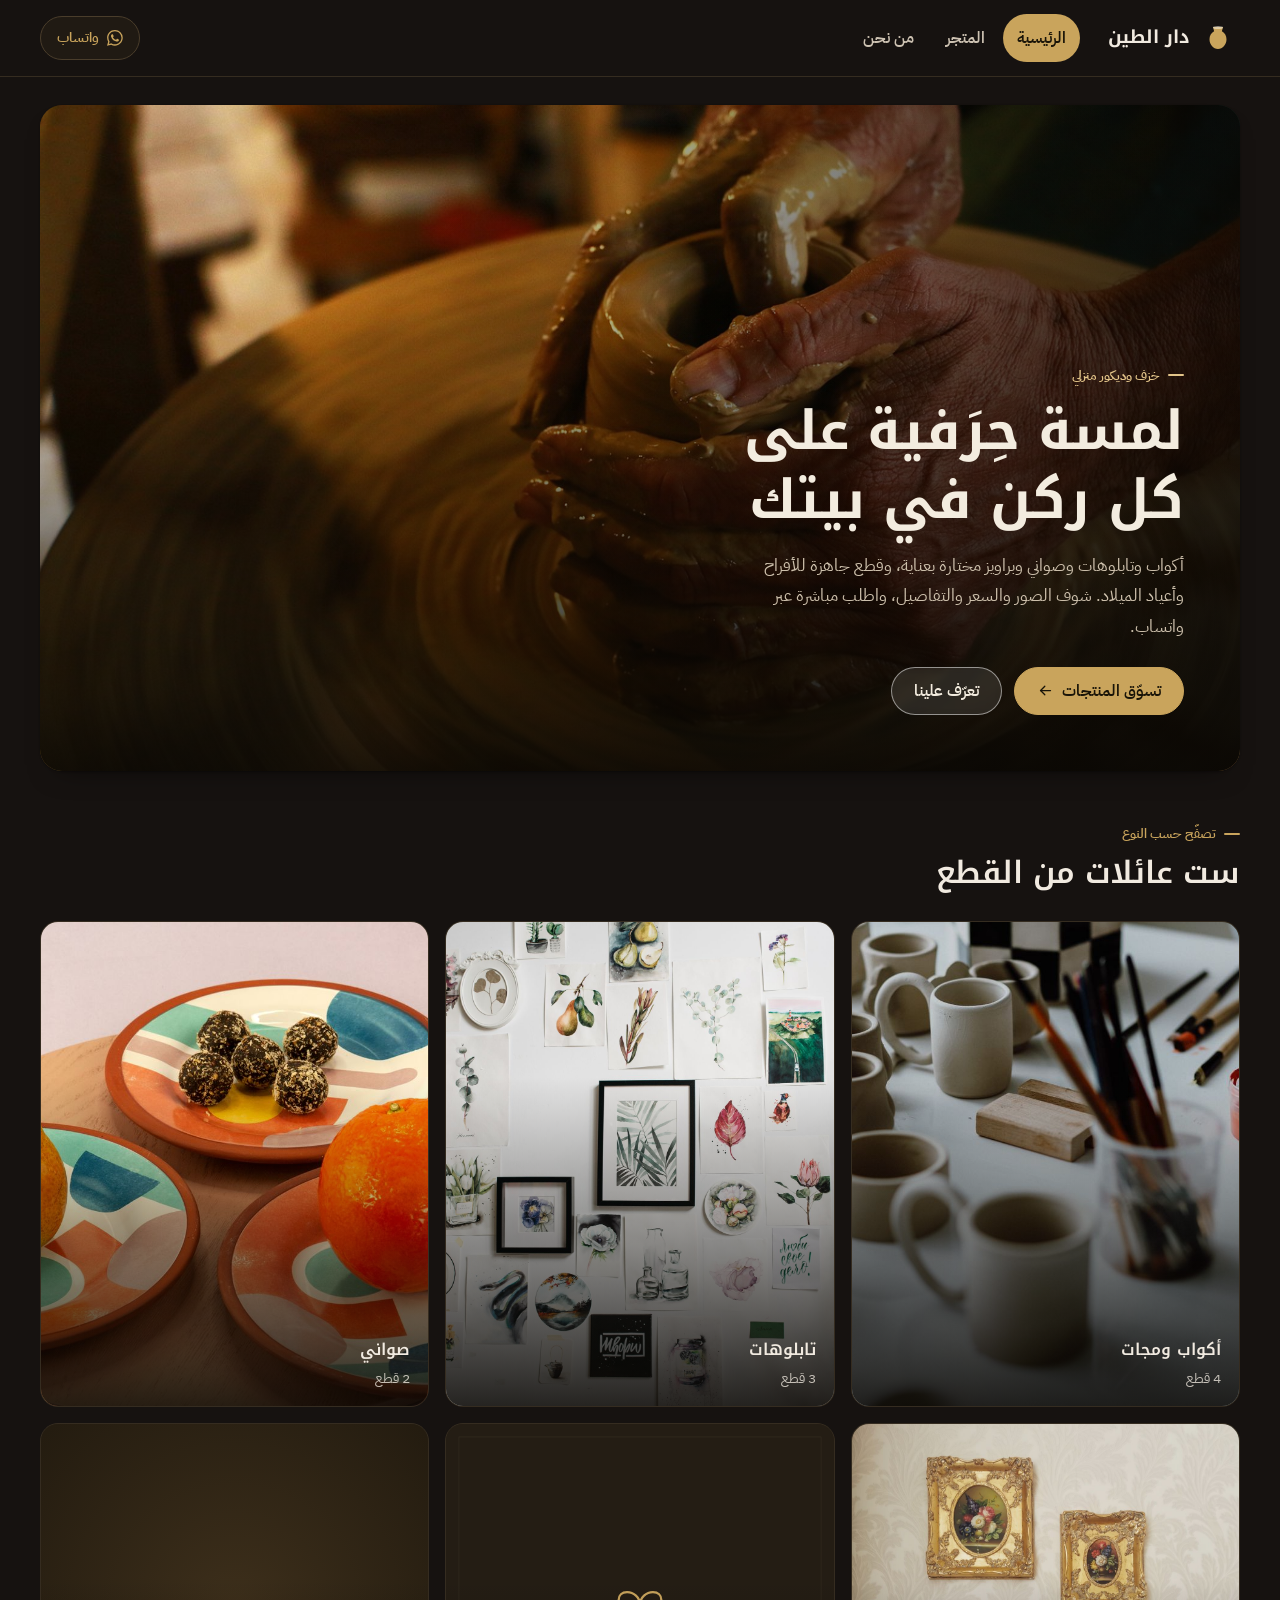
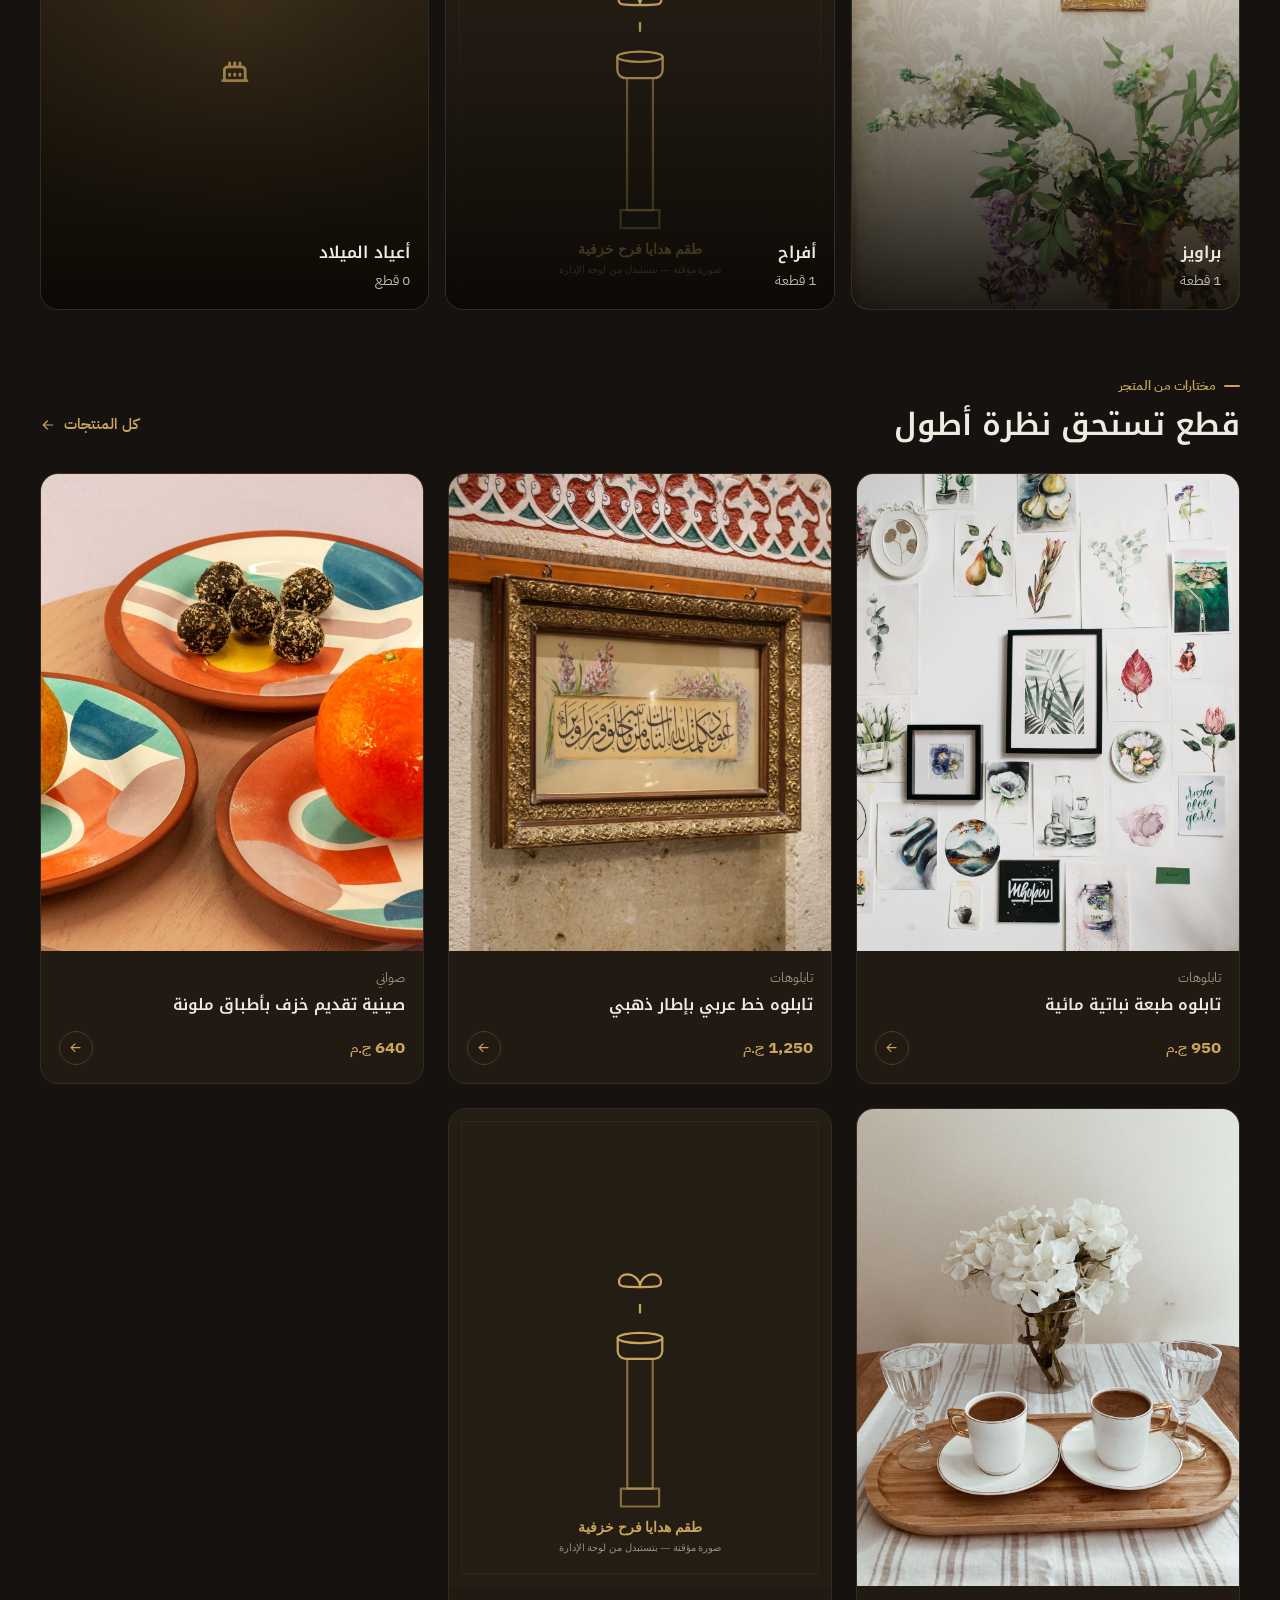
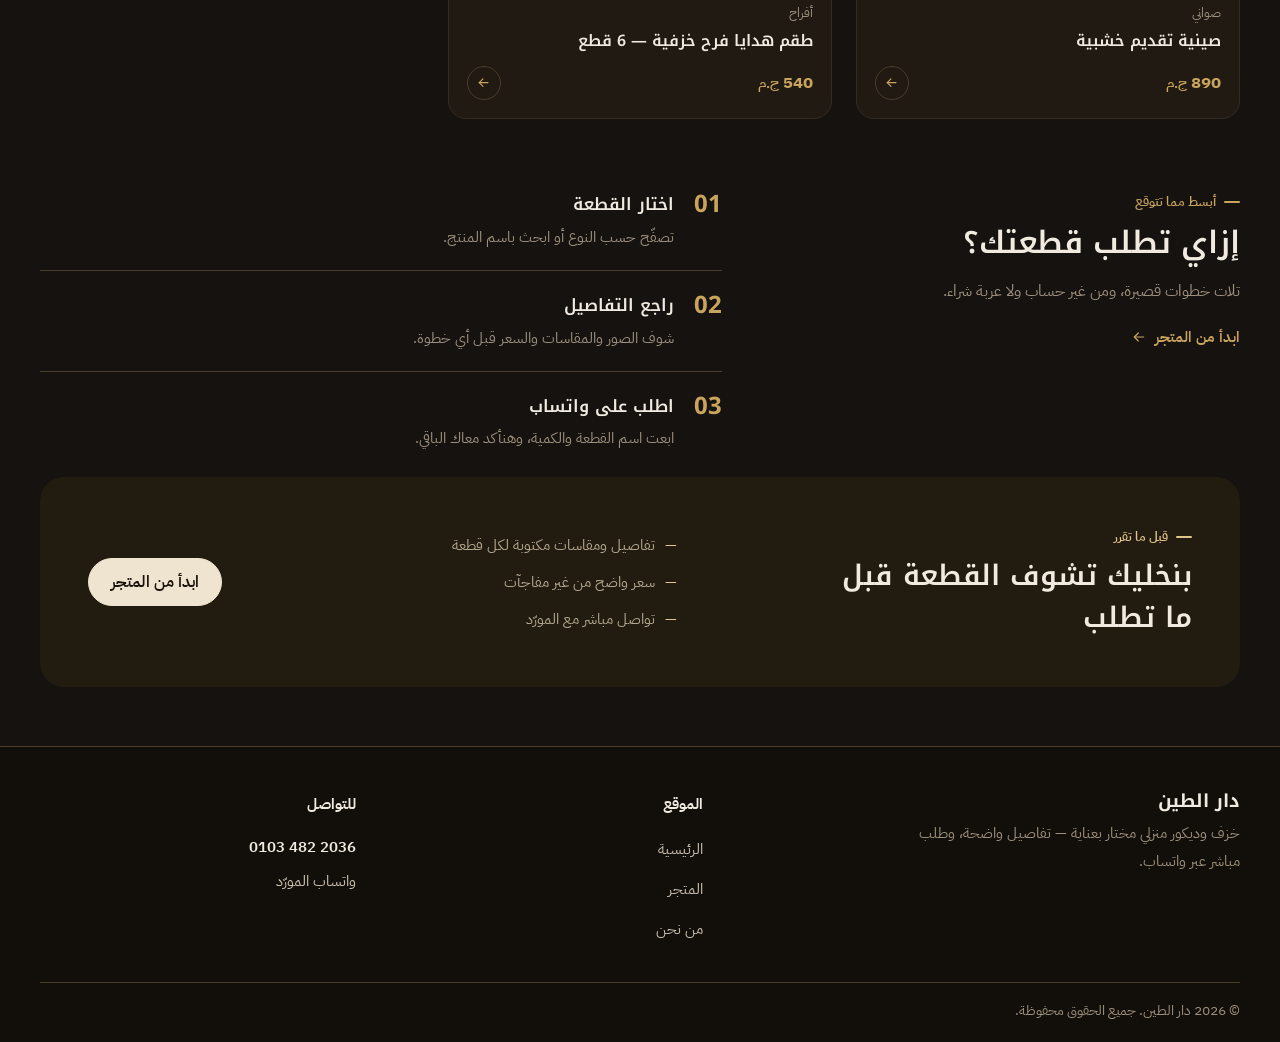
<file: index.html>
<!DOCTYPE html>
<html lang="ar" dir="rtl">
<head>
<meta charset="utf-8">
<meta name="viewport" content="width=device-width, initial-scale=1">
<title>دار الطين — خزف وديكور منزلي</title>
<meta name="description" content="دار الطين: أكواب ومجات وتابلوهات وصواني وبراويز مختارة بعناية. صور وسعر وتفاصيل واضحة، والطلب مباشرة عبر واتساب.">
<meta name="theme-color" content="#161210">
<link rel="icon" href="assets/favicon.svg" type="image/svg+xml">
<meta property="og:type" content="website">
<meta property="og:site_name" content="دار الطين">
<meta property="og:locale" content="ar_EG">
<meta property="og:title" content="دار الطين — خزف وديكور منزلي">
<meta property="og:description" content="أكواب ومجات وتابلوهات وصواني وبراويز مختارة بعناية. شوف الصور والسعر والتفاصيل، واطلب مباشرة عبر واتساب.">
<meta property="og:image" content="assets/stock/hero.jpg">
<meta property="og:image:alt" content="أيدٍ تشكّل الفخار على العجلة داخل ورشة خزف">
<meta name="twitter:card" content="summary_large_image">
<meta name="twitter:title" content="دار الطين — خزف وديكور منزلي">
<meta name="twitter:description" content="أكواب ومجات وتابلوهات وصواني وبراويز مختارة بعناية. الطلب مباشرة عبر واتساب.">
<meta name="twitter:image" content="assets/stock/hero.jpg">
<link rel="preconnect" href="https://fonts.googleapis.com">
<link rel="preconnect" href="https://fonts.gstatic.com" crossorigin>
<link href="https://fonts.googleapis.com/css2?family=IBM+Plex+Sans+Arabic:wght@400;500;600;700&family=Noto+Kufi+Arabic:wght@500;600;700&display=swap" rel="stylesheet">
<style>
/* OD-LAYOUT-PRIMITIVES v1 — structure only: display, flex/grid, overflow, wrapping, ratio, geometry.
   Put this @layer first; product CSS outside the layer wins ordinary layout rules.
   Native hidden and closed-dialog states take precedence over component display rules. */
@layer od-layout {
  [hidden]:not([hidden="until-found" i]) { display: none !important; }
  dialog:not([open]) { display: none !important; }

  :where(.od-stack,.od-row,.od-row-top,.od-cluster,.od-grid,.od-field,.od-stat,.od-cell,.od-tile) > :where(*) { min-width: 0; }

  /* containers */
  .od-stack   { display: flex; flex-direction: column; gap: var(--od-gap, 8px); }
  .od-row     { display: flex; align-items: center; gap: var(--od-gap, 8px); }
  .od-row-top { display: flex; align-items: flex-start; gap: var(--od-gap, 8px); }
  .od-cluster { display: flex; flex-wrap: wrap; align-items: center; gap: var(--od-gap, 8px); }
  .od-fill    { flex: 1 1 0; min-width: 0; }
  .od-fixed   { flex: none; }
  .od-grid    { display: grid; gap: var(--od-gap, 12px); grid-template-columns: repeat(var(--od-cols, 3), minmax(0, 1fr)); }

  /* stacked information: each piece is its own line — never sibling inline spans */
  .od-stat, .od-field, .od-cell { display: grid; gap: var(--od-gap, 2px); }
  :where(.od-stat,.od-field,.od-cell) > :where(*) { display: block; }
  .od-tile { display: grid; grid-template-rows: auto 1fr; }
  :where(.od-tile) > :where(*) { display: block; }

  /* media keeps its intrinsic ratio by default; never a distorted or cropped
     cover by accident. height:auto lets the ratio win over an <img height="…">
     attribute. Cropping to a uniform box is an explicit opt-in: set --od-ratio
     AND add .od-media-cover together (per the core rule, only where a crop is
     deliberate — tile thumbs, decorative fills — never on full-frame content). */
  .od-media { display: block; width: 100%; height: auto; aspect-ratio: var(--od-ratio, auto); }
  .od-media-cover { object-fit: cover; }

  /* functional inline SVG icons opt into bounded geometry; content SVGs keep their own */
  .od-icon { display: inline-block; inline-size: var(--od-icon-size, 1em); block-size: var(--od-icon-size, 1em); flex: none; }

  /* data text only — authored copy is rewritten to its budget instead */
  .od-truncate { display: block; max-width: 100%; overflow: hidden; white-space: nowrap; text-overflow: ellipsis; }
  .od-clamp-2, .od-clamp-3 { display: -webkit-box; -webkit-box-orient: vertical; overflow: hidden; overflow-wrap: anywhere; }
  .od-clamp-2 { -webkit-line-clamp: 2; }
  .od-clamp-3 { -webkit-line-clamp: 3; }
  .od-lines-2 { min-height: calc(2 * 1.4em); }   /* block-level reservation for a shared baseline */
  .od-nowrap  { white-space: nowrap; }           /* 数字+单位 · 价格+起 · 日期+星期 */
  .od-keep    { word-break: keep-all; overflow-wrap: anywhere; } /* CJK labels break at spaces / <wbr> first */

  /* screen skeleton (optional): bars take their own space, the middle scrolls — no padding guessed for chrome */
  .od-screen { display: grid; grid-template-rows: auto minmax(0, 1fr) auto; height: 100%; }
  .od-scroll { overflow-y: auto; overscroll-behavior: contain; min-height: 0; }

  /* horizontal rail: the next item peeks at the edge; trailing room survives overflow */
  .od-rail { display: flex; gap: var(--od-gap, 8px); overflow-x: auto; scroll-snap-type: x proximity; scrollbar-width: none;
             padding-inline: var(--od-rail-pad, 16px); scroll-padding-inline: var(--od-rail-pad, 16px); }
  .od-rail::-webkit-scrollbar { display: none; }
  :where(.od-rail) > :where(*) { flex: none; scroll-snap-align: start; }
  :where(.od-rail) > :where(:last-child) { margin-inline-end: var(--od-rail-pad, 16px); }

  .od-spacer { flex: none; visibility: hidden; pointer-events: none; }
  .od-touch  { min-width: 44px; min-height: 44px; }
}
:root [hidden]:where(:not([hidden="until-found" i])) { display: none; }
/* /OD-LAYOUT-PRIMITIVES v1 */
</style>
<link rel="stylesheet" href="styles.css">
</head>
<body>
<a class="skip-link" href="#main">تخطَّ إلى المحتوى</a>

<header class="site-header">
  <div class="container header-inner">
    <button class="brand" type="button" data-nav="home" aria-label="دار الطين — الصفحة الرئيسية">
      <span class="brand-mark" aria-hidden="true">
        <svg viewBox="0 0 32 32" focusable="false">
          <path d="M11 5h10l-1.1 4.3c2.9 1.7 4.6 4.5 4.6 7.9 0 5.1-3.7 9.8-8.5 9.8s-8.5-4.7-8.5-9.8c0-3.4 1.7-6.2 4.6-7.9L11 5Z" fill="currentColor"/>
          <ellipse cx="16" cy="5.6" rx="5" ry="1.5" fill="#F3ECDF" opacity=".55"/>
        </svg>
      </span>
      <span class="brand-name">دار الطين</span>
    </button>

    <nav class="main-nav" aria-label="التنقل الرئيسي">
      <button type="button" class="nav-link" data-nav="home" aria-current="page">الرئيسية</button>
      <button type="button" class="nav-link" data-nav="shop">المتجر</button>
      <button type="button" class="nav-link" data-nav="about">من نحن</button>
    </nav>

    <div class="header-actions">
      <button class="header-shop" type="button" data-nav="shop">المتجر</button>
      <a class="btn btn-wa btn-sm" data-wa-link href="#" target="_blank" rel="noopener" aria-label="تواصل عبر واتساب">
        <svg class="od-icon" viewBox="0 0 24 24" fill="currentColor" aria-hidden="true" focusable="false"><path d="M17.472 14.382c-.297-.149-1.758-.867-2.03-.967-.273-.099-.471-.148-.67.15-.197.297-.767.966-.94 1.164-.173.199-.347.223-.644.075-.297-.15-1.255-.463-2.39-1.475-.883-.788-1.48-1.761-1.653-2.059-.173-.297-.018-.458.13-.606.134-.133.298-.347.446-.52.149-.174.198-.298.298-.497.099-.198.05-.371-.025-.52-.075-.149-.669-1.612-.916-2.207-.242-.579-.487-.5-.669-.51-.173-.008-.371-.01-.57-.01-.198 0-.52.074-.792.372-.272.297-1.04 1.016-1.04 2.479 0 1.462 1.065 2.875 1.213 3.074.149.198 2.096 3.2 5.077 4.487.709.306 1.262.489 1.694.625.712.227 1.36.195 1.871.118.571-.085 1.758-.719 2.006-1.413.248-.694.248-1.289.173-1.413-.074-.124-.272-.198-.57-.347m-5.421 7.403h-.004a9.87 9.87 0 0 1-5.031-1.378l-.361-.214-3.741.982.998-3.648-.235-.374a9.86 9.86 0 0 1-1.51-5.26c.001-5.45 4.436-9.884 9.888-9.884 2.64 0 5.122 1.03 6.988 2.898a9.825 9.825 0 0 1 2.893 6.994c-.003 5.45-4.437 9.884-9.885 9.884m8.413-18.297A11.815 11.815 0 0 0 12.05 0C5.495 0 .16 5.335.157 11.892c0 2.096.547 4.142 1.588 5.945L0 24l6.305-1.654a11.882 11.882 0 0 0 5.683 1.448h.005c6.554 0 11.89-5.335 11.893-11.893a11.821 11.821 0 0 0-3.48-8.413Z"/></svg>
        <span>واتساب</span>
      </a>
      <button class="menu-toggle" id="menu-toggle" type="button" aria-expanded="false" aria-controls="mobile-menu" aria-label="فتح القائمة">
        <svg class="od-icon" viewBox="0 0 24 24" fill="none" stroke="currentColor" stroke-width="1.7" stroke-linecap="round" aria-hidden="true" focusable="false"><path d="M4 7h16M4 12h16M4 17h16"/></svg>
      </button>
    </div>
  </div>

  <div class="mobile-menu" id="mobile-menu" hidden>
    <nav aria-label="قائمة الجوال">
      <button type="button" class="nav-link" data-nav="home">الرئيسية</button>
      <button type="button" class="nav-link" data-nav="shop">المتجر</button>
      <button type="button" class="nav-link" data-nav="about">من نحن</button>
    </nav>
  </div>
</header>

<main id="main" tabindex="-1">

  <section class="view" id="view-home" aria-labelledby="home-title">
    <div class="hero">
      <div class="container">
        <div class="hero-panel">
          <img class="hero-img" src="assets/stock/hero.jpg" width="1280" height="853" alt="أيدٍ تشكّل الفخار على العجلة داخل ورشة خزف" fetchpriority="high" decoding="async">
          <div class="hero-copy">
            <p class="eyebrow eyebrow-inverse">خزف وديكور منزلي</p>
            <h1 id="home-title" tabindex="-1">لمسة حِرَفية على كل ركن في بيتك</h1>
            <p class="hero-lead">أكواب وتابلوهات وصواني وبراويز مختارة بعناية، وقطع جاهزة للأفراح وأعياد الميلاد. شوف الصور والسعر والتفاصيل، واطلب مباشرة عبر واتساب.</p>
            <div class="hero-actions">
              <button class="btn btn-primary" type="button" data-nav="shop">
                تسوّق المنتجات
                <svg class="od-icon" viewBox="0 0 24 24" fill="none" stroke="currentColor" stroke-width="1.8" stroke-linecap="round" stroke-linejoin="round" aria-hidden="true" focusable="false"><path d="M19 12H5"/><path d="m11 18-6-6 6-6"/></svg>
              </button>
              <button class="btn btn-hero-ghost" type="button" data-nav="about">تعرّف علينا</button>
            </div>
            <p class="hero-caption" id="hero-caption" hidden></p>
          </div>
        </div>
      </div>
    </div>

    <section class="section" aria-labelledby="cat-title">
      <div class="container">
        <div class="section-head">
          <div>
            <p class="eyebrow">تصفّح حسب النوع</p>
            <h2 id="cat-title">ست عائلات من القطع</h2>
          </div>
        </div>
        <div class="category-grid">
          <button class="category-tile" type="button" data-cat-goto="mugs">
            <span class="category-media" data-cat-media="mugs" aria-hidden="true">
              <img alt="" loading="lazy" decoding="async" hidden>
              <span class="category-fallback" hidden>
                <svg class="od-icon" viewBox="0 0 24 24" fill="none" stroke="currentColor" stroke-width="1.6" stroke-linecap="round" stroke-linejoin="round" focusable="false"><path d="M5 8h11v7a5 5 0 0 1-5 5h-1a5 5 0 0 1-5-5V8Z"/><path d="M16 9h2.3a2.7 2.7 0 0 1 0 5.4H16"/></svg>
              </span>
            </span>
            <span class="category-body">
              <span class="category-name">أكواب ومجات</span>
              <span class="category-count" data-cat-count="mugs">—</span>
            </span>
          </button>
          <button class="category-tile" type="button" data-cat-goto="art">
            <span class="category-media" data-cat-media="art" aria-hidden="true">
              <img alt="" loading="lazy" decoding="async" hidden>
              <span class="category-fallback" hidden>
                <svg class="od-icon" viewBox="0 0 24 24" fill="none" stroke="currentColor" stroke-width="1.6" stroke-linecap="round" stroke-linejoin="round" focusable="false"><rect x="4" y="5" width="16" height="14" rx="2"/><path d="m7.5 15.5 3-3 2.5 2.5 2-2 2.5 2.5"/><circle cx="9" cy="9.3" r="1"/></svg>
              </span>
            </span>
            <span class="category-body">
              <span class="category-name">تابلوهات</span>
              <span class="category-count" data-cat-count="art">—</span>
            </span>
          </button>
          <button class="category-tile" type="button" data-cat-goto="trays">
            <span class="category-media" data-cat-media="trays" aria-hidden="true">
              <img alt="" loading="lazy" decoding="async" hidden>
              <span class="category-fallback" hidden>
                <svg class="od-icon" viewBox="0 0 24 24" fill="none" stroke="currentColor" stroke-width="1.6" stroke-linecap="round" stroke-linejoin="round" focusable="false"><ellipse cx="12" cy="9.5" rx="8" ry="3"/><path d="M4 9.5v3.2c0 2 3.6 3.6 8 3.6s8-1.6 8-3.6V9.5"/></svg>
              </span>
            </span>
            <span class="category-body">
              <span class="category-name">صواني</span>
              <span class="category-count" data-cat-count="trays">—</span>
            </span>
          </button>
          <button class="category-tile" type="button" data-cat-goto="frames">
            <span class="category-media" data-cat-media="frames" aria-hidden="true">
              <img alt="" loading="lazy" decoding="async" hidden>
              <span class="category-fallback" hidden>
                <svg class="od-icon" viewBox="0 0 24 24" fill="none" stroke="currentColor" stroke-width="1.6" stroke-linecap="round" stroke-linejoin="round" focusable="false"><rect x="4" y="4" width="16" height="16" rx="1.5"/><rect x="8" y="8" width="8" height="8" rx="1"/></svg>
              </span>
            </span>
            <span class="category-body">
              <span class="category-name">براويز</span>
              <span class="category-count" data-cat-count="frames">—</span>
            </span>
          </button>
          <button class="category-tile" type="button" data-cat-goto="weddings">
            <span class="category-media" data-cat-media="weddings" aria-hidden="true">
              <img alt="" loading="lazy" decoding="async" hidden>
              <span class="category-fallback" hidden>
                <svg class="od-icon" viewBox="0 0 24 24" fill="none" stroke="currentColor" stroke-width="1.6" stroke-linecap="round" stroke-linejoin="round" focusable="false"><circle cx="9.2" cy="14" r="5.2"/><circle cx="14.8" cy="14" r="5.2"/><path d="m9.2 8.8-1.4-1.5 1.4-1.5 1.4 1.5Z"/></svg>
              </span>
            </span>
            <span class="category-body">
              <span class="category-name">أفراح</span>
              <span class="category-count" data-cat-count="weddings">—</span>
            </span>
          </button>
          <button class="category-tile" type="button" data-cat-goto="birthdays">
            <span class="category-media" data-cat-media="birthdays" aria-hidden="true">
              <img alt="" loading="lazy" decoding="async" hidden>
              <span class="category-fallback" hidden>
                <svg class="od-icon" viewBox="0 0 24 24" fill="none" stroke="currentColor" stroke-width="1.6" stroke-linecap="round" stroke-linejoin="round" focusable="false"><path d="M5 20h14"/><path d="M6 20v-6a2 2 0 0 1 2-2h8a2 2 0 0 1 2 2v6"/><path d="M9 16.2v.8"/><path d="M12 16.2v.8"/><path d="M15 16.2v.8"/><path d="M9 11.8V9.8"/><path d="M12 11.8V9.8"/><path d="M15 11.8V9.8"/></svg>
              </span>
            </span>
            <span class="category-body">
              <span class="category-name">أعياد الميلاد</span>
              <span class="category-count" data-cat-count="birthdays">—</span>
            </span>
          </button>
        </div>
      </div>
    </section>

    <section class="section section-tight" aria-labelledby="feat-title">
      <div class="container">
        <div class="section-head">
          <div>
            <p class="eyebrow">مختارات من المتجر</p>
            <h2 id="feat-title">قطع تستحق نظرة أطول</h2>
          </div>
          <button class="text-link" type="button" data-nav="shop">
            كل المنتجات
            <svg class="od-icon" viewBox="0 0 24 24" fill="none" stroke="currentColor" stroke-width="1.8" stroke-linecap="round" stroke-linejoin="round" aria-hidden="true" focusable="false"><path d="M19 12H5"/><path d="m11 18-6-6 6-6"/></svg>
          </button>
        </div>
        <div class="product-grid" id="featured-grid"></div>
      </div>
    </section>

    <section class="section" aria-labelledby="steps-title">
      <div class="container steps-layout">
        <div class="steps-intro">
          <p class="eyebrow">أبسط مما تتوقع</p>
          <h2 id="steps-title">إزاي تطلب قطعتك؟</h2>
          <p class="steps-lead">تلات خطوات قصيرة، ومن غير حساب ولا عربة شراء.</p>
          <button class="text-link" type="button" data-nav="shop">
            ابدأ من المتجر
            <svg class="od-icon" viewBox="0 0 24 24" fill="none" stroke="currentColor" stroke-width="1.8" stroke-linecap="round" stroke-linejoin="round" aria-hidden="true" focusable="false"><path d="M19 12H5"/><path d="m11 18-6-6 6-6"/></svg>
          </button>
        </div>
        <ol class="steps-grid">
          <li class="step">
            <span class="step-num" aria-hidden="true">01</span>
            <h3>اختار القطعة</h3>
            <p>تصفّح حسب النوع أو ابحث باسم المنتج.</p>
          </li>
          <li class="step">
            <span class="step-num" aria-hidden="true">02</span>
            <h3>راجع التفاصيل</h3>
            <p>شوف الصور والمقاسات والسعر قبل أي خطوة.</p>
          </li>
          <li class="step">
            <span class="step-num" aria-hidden="true">03</span>
            <h3>اطلب على واتساب</h3>
            <p>ابعت اسم القطعة والكمية، وهنأكد معاك الباقي.</p>
          </li>
        </ol>
      </div>
    </section>

    <div class="container">
      <section class="craft-band" aria-labelledby="craft-title">
        <div class="craft-copy">
          <p class="eyebrow eyebrow-inverse">قبل ما تقرر</p>
          <h2 id="craft-title">بنخليك تشوف القطعة قبل ما تطلب</h2>
        </div>
        <ul class="craft-list">
          <li>تفاصيل ومقاسات مكتوبة لكل قطعة</li>
          <li>سعر واضح من غير مفاجآت</li>
          <li>تواصل مباشر مع المورّد</li>
        </ul>
        <button class="btn btn-light" type="button" data-nav="shop">ابدأ من المتجر</button>
      </section>
    </div>
  </section>

  <section class="view" id="view-shop" aria-labelledby="shop-title" hidden>
    <div class="container page-head">
      <p class="eyebrow">المتجر</p>
      <h1 id="shop-title" tabindex="-1">كل المنتجات</h1>
      <p class="page-lead">اختار من الأكواب والمجات والتابلوهات والصواني والبراويز وقطع الأفراح وأعياد الميلاد. كل قطعة بصورة وسعر وتفاصيل، والطلب عبر واتساب.</p>
    </div>

    <div class="container">
      <div class="shop-toolbar">
        <div class="field">
          <label for="search-input">ابحث في المنتجات</label>
          <input id="search-input" type="search" placeholder="مثال: مج، تابلوه، صينية" autocomplete="off">
        </div>
        <div class="field field-sort">
          <label for="sort-select">الترتيب</label>
          <select id="sort-select">
            <option value="featured">المختارات أولًا</option>
            <option value="price-asc">السعر: من الأقل</option>
            <option value="price-desc">السعر: من الأعلى</option>
          </select>
        </div>
      </div>

      <div class="chip-row" role="group" aria-label="تصفية حسب النوع">
        <button class="chip" type="button" data-cat-filter="all" aria-pressed="true">الكل</button>
        <button class="chip" type="button" data-cat-filter="mugs" aria-pressed="false">أكواب ومجات</button>
        <button class="chip" type="button" data-cat-filter="art" aria-pressed="false">تابلوهات</button>
        <button class="chip" type="button" data-cat-filter="trays" aria-pressed="false">صواني</button>
        <button class="chip" type="button" data-cat-filter="frames" aria-pressed="false">براويز</button>
        <button class="chip" type="button" data-cat-filter="weddings" aria-pressed="false">أفراح</button>
        <button class="chip" type="button" data-cat-filter="birthdays" aria-pressed="false">أعياد الميلاد</button>
      </div>

      <p class="results-count" id="results-count" aria-live="polite"></p>
      <div class="product-grid" id="shop-grid"></div>

      <div class="empty-state" id="shop-empty" hidden>
        <span class="empty-icon" aria-hidden="true">
          <svg class="od-icon" viewBox="0 0 24 24" fill="none" stroke="currentColor" stroke-width="1.6" stroke-linecap="round" stroke-linejoin="round" focusable="false"><circle cx="11" cy="11" r="6.5"/><path d="m16 16 4 4"/></svg>
        </span>
        <h2 id="empty-title">مفيش نتائج مطابقة</h2>
        <p id="empty-text">جرّب كلمة تانية أو ارجع لكل المنتجات.</p>
        <button class="btn btn-outline" type="button" id="reset-filters">اعرض كل المنتجات</button>
      </div>
    </div>
  </section>

  <section class="view" id="view-product" aria-labelledby="detail-name" hidden>
    <div class="container">
      <button class="back-link" type="button" id="detail-back">
        <svg class="od-icon" viewBox="0 0 24 24" fill="none" stroke="currentColor" stroke-width="1.8" stroke-linecap="round" stroke-linejoin="round" aria-hidden="true" focusable="false"><path d="M19 12H5"/><path d="m11 18-6-6 6-6"/></svg>
        رجوع للمتجر
      </button>

      <div class="detail-grid">
        <div class="detail-media-wrap">
          <figure class="detail-media">
            <img id="detail-img" src="assets/stock/hero.jpg" alt="" width="1200" height="800" decoding="async">
          </figure>
          <div class="detail-thumbs" id="detail-thumbs" role="group" aria-label="صور المنتج" hidden></div>
        </div>

        <div class="detail-info">
          <p class="eyebrow" id="detail-cat"></p>
          <h1 id="detail-name" tabindex="-1"></h1>
          <p class="detail-price od-nowrap" id="detail-price"></p>
          <p class="detail-desc" id="detail-desc"></p>

          <dl class="specs" id="detail-specs"></dl>

          <div class="buy-row">
            <div class="qty-block">
              <span class="qty-label" id="qty-label">الكمية</span>
              <div class="qty" role="group" aria-labelledby="qty-label">
                <button id="qty-minus" type="button" aria-label="تقليل الكمية">
                  <svg class="od-icon" viewBox="0 0 24 24" fill="none" stroke="currentColor" stroke-width="1.9" stroke-linecap="round" aria-hidden="true" focusable="false"><path d="M5 12h14"/></svg>
                </button>
                <span class="qty-value" id="qty-value" aria-live="polite">1</span>
                <button id="qty-plus" type="button" aria-label="زيادة الكمية">
                  <svg class="od-icon" viewBox="0 0 24 24" fill="none" stroke="currentColor" stroke-width="1.9" stroke-linecap="round" aria-hidden="true" focusable="false"><path d="M12 5v14M5 12h14"/></svg>
                </button>
              </div>
            </div>
            <div class="od-stat total" aria-live="polite">
              <span>الإجمالي</span>
              <strong class="od-nowrap" id="detail-total"></strong>
            </div>
          </div>

          <a class="btn btn-primary btn-block" id="detail-wa" href="#" target="_blank" rel="noopener">
            <svg class="od-icon" viewBox="0 0 24 24" fill="currentColor" aria-hidden="true" focusable="false"><path d="M17.472 14.382c-.297-.149-1.758-.867-2.03-.967-.273-.099-.471-.148-.67.15-.197.297-.767.966-.94 1.164-.173.199-.347.223-.644.075-.297-.15-1.255-.463-2.39-1.475-.883-.788-1.48-1.761-1.653-2.059-.173-.297-.018-.458.13-.606.134-.133.298-.347.446-.52.149-.174.198-.298.298-.497.099-.198.05-.371-.025-.52-.075-.149-.669-1.612-.916-2.207-.242-.579-.487-.5-.669-.51-.173-.008-.371-.01-.57-.01-.198 0-.52.074-.792.372-.272.297-1.04 1.016-1.04 2.479 0 1.462 1.065 2.875 1.213 3.074.149.198 2.096 3.2 5.077 4.487.709.306 1.262.489 1.694.625.712.227 1.36.195 1.871.118.571-.085 1.758-.719 2.006-1.413.248-.694.248-1.289.173-1.413-.074-.124-.272-.198-.57-.347m-5.421 7.403h-.004a9.87 9.87 0 0 1-5.031-1.378l-.361-.214-3.741.982.998-3.648-.235-.374a9.86 9.86 0 0 1-1.51-5.26c.001-5.45 4.436-9.884 9.888-9.884 2.64 0 5.122 1.03 6.988 2.898a9.825 9.825 0 0 1 2.893 6.994c-.003 5.45-4.437 9.884-9.885 9.884m8.413-18.297A11.815 11.815 0 0 0 12.05 0C5.495 0 .16 5.335.157 11.892c0 2.096.547 4.142 1.588 5.945L0 24l6.305-1.654a11.882 11.882 0 0 0 5.683 1.448h.005c6.554 0 11.89-5.335 11.893-11.893a11.821 11.821 0 0 0-3.48-8.413Z"/></svg>
            اطلب عبر واتساب
          </a>
          <p class="detail-note">هنأكد معاك التوفر وطريقة التوصيل على واتساب قبل الشحن.</p>
          <ul class="buy-trust" id="detail-trust" aria-label="معلومات الطلب"></ul>
        </div>
      </div>

      <section class="similar" id="similar-section" aria-labelledby="similar-title" hidden>
        <div class="section-head">
          <h2 id="similar-title">قطع من نفس العائلة</h2>
        </div>
        <div class="product-grid" id="similar-grid"></div>
      </section>
    </div>
  </section>

  <section class="view" id="view-about" aria-labelledby="about-title" hidden>
    <div class="container page-head">
      <p class="eyebrow">من نحن</p>
      <h1 id="about-title" tabindex="-1">حكايتنا مع الطين</h1>
    </div>

    <div class="container">
      <div class="about-grid">
        <div class="about-copy">
          <figure class="about-media">
            <img src="assets/stock/mug-set.jpg" width="1200" height="800" alt="مجات خزفية خام وأدوات تلوين على طاولة بيضاء" loading="lazy" decoding="async">
          </figure>
          <p>دار الطين مساحة صغيرة بدأت من حب الخزف وتفاصيل البيت. بنختار القطع واحدة واحدة، ونهتم إن كل قطعة توصل لك بشكل يليق بيها.</p>
          <p>كل قطعة بتظهر بصورتها الحقيقية، ولو عندك سؤال عن مقاس أو لون أو توفر، تواصل معانا مباشرة على واتساب.</p>
        </div>

        <aside class="contact-card" aria-labelledby="contact-title">
          <h2 id="contact-title">تواصل مع المورّد</h2>
          <p class="contact-lead">للطلب أو السؤال عن أي قطعة، ابعتلنا رسالة واتساب وهنرد عليك في أقرب وقت.</p>

          <div class="contact-line">
            <span class="contact-label">رقم الهاتف</span>
            <a id="contact-phone" href="tel:+201034822036" dir="ltr">0103 482 2036</a>
          </div>

          <a class="btn btn-primary btn-block" id="contact-wa" data-wa-link href="#" target="_blank" rel="noopener">
            <svg class="od-icon" viewBox="0 0 24 24" fill="currentColor" aria-hidden="true" focusable="false"><path d="M17.472 14.382c-.297-.149-1.758-.867-2.03-.967-.273-.099-.471-.148-.67.15-.197.297-.767.966-.94 1.164-.173.199-.347.223-.644.075-.297-.15-1.255-.463-2.39-1.475-.883-.788-1.48-1.761-1.653-2.059-.173-.297-.018-.458.13-.606.134-.133.298-.347.446-.52.149-.174.198-.298.298-.497.099-.198.05-.371-.025-.52-.075-.149-.669-1.612-.916-2.207-.242-.579-.487-.5-.669-.51-.173-.008-.371-.01-.57-.01-.198 0-.52.074-.792.372-.272.297-1.04 1.016-1.04 2.479 0 1.462 1.065 2.875 1.213 3.074.149.198 2.096 3.2 5.077 4.487.709.306 1.262.489 1.694.625.712.227 1.36.195 1.871.118.571-.085 1.758-.719 2.006-1.413.248-.694.248-1.289.173-1.413-.074-.124-.272-.198-.57-.347m-5.421 7.403h-.004a9.87 9.87 0 0 1-5.031-1.378l-.361-.214-3.741.982.998-3.648-.235-.374a9.86 9.86 0 0 1-1.51-5.26c.001-5.45 4.436-9.884 9.888-9.884 2.64 0 5.122 1.03 6.988 2.898a9.825 9.825 0 0 1 2.893 6.994c-.003 5.45-4.437 9.884-9.885 9.884m8.413-18.297A11.815 11.815 0 0 0 12.05 0C5.495 0 .16 5.335.157 11.892c0 2.096.547 4.142 1.588 5.945L0 24l6.305-1.654a11.882 11.882 0 0 0 5.683 1.448h.005c6.554 0 11.89-5.335 11.893-11.893a11.821 11.821 0 0 0-3.48-8.413Z"/></svg>
            افتح محادثة واتساب
          </a>

          <p class="contact-note">الرسالة بتوصل للمورّد مباشرة، من غير وسيط.</p>
        </aside>
      </div>
    </div>
  </section>

</main>

<footer class="site-footer">
  <div class="container footer-grid">
    <div class="footer-brand">
      <span class="brand-name">دار الطين</span>
      <p>خزف وديكور منزلي مختار بعناية — تفاصيل واضحة، وطلب مباشر عبر واتساب.</p>
    </div>
    <nav class="footer-nav" aria-label="روابط الموقع">
      <h2>الموقع</h2>
      <button type="button" class="footer-link" data-nav="home">الرئيسية</button>
      <button type="button" class="footer-link" data-nav="shop">المتجر</button>
      <button type="button" class="footer-link" data-nav="about">من نحن</button>
    </nav>
    <div class="footer-contact">
      <h2>للتواصل</h2>
      <a id="footer-phone" href="tel:+201034822036" dir="ltr">0103 482 2036</a>
      <a class="footer-link" data-wa-link href="#" target="_blank" rel="noopener">واتساب المورّد</a>
    </div>
  </div>
  <div class="container footer-bottom">
    <p>© <span id="year">2026</span> دار الطين. جميع الحقوق محفوظة.</p>
  </div>
</footer>

<div class="mobile-buy" id="mobile-buy" hidden>
  <div class="container mobile-buy-inner">
    <div class="mobile-buy-total">
      <span>الإجمالي</span>
      <strong class="od-nowrap" id="mobile-buy-price"></strong>
    </div>
    <a class="btn btn-primary" id="mobile-buy-wa" href="#" target="_blank" rel="noopener">
      <svg class="od-icon" viewBox="0 0 24 24" fill="currentColor" aria-hidden="true" focusable="false"><path d="M17.472 14.382c-.297-.149-1.758-.867-2.03-.967-.273-.099-.471-.148-.67.15-.197.297-.767.966-.94 1.164-.173.199-.347.223-.644.075-.297-.15-1.255-.463-2.39-1.475-.883-.788-1.48-1.761-1.653-2.059-.173-.297-.018-.458.13-.606.134-.133.298-.347.446-.52.149-.174.198-.298.298-.497.099-.198.05-.371-.025-.52-.075-.149-.669-1.612-.916-2.207-.242-.579-.487-.5-.669-.51-.173-.008-.371-.01-.57-.01-.198 0-.52.074-.792.372-.272.297-1.04 1.016-1.04 2.479 0 1.462 1.065 2.875 1.213 3.074.149.198 2.096 3.2 5.077 4.487.709.306 1.262.489 1.694.625.712.227 1.36.195 1.871.118.571-.085 1.758-.719 2.006-1.413.248-.694.248-1.289.173-1.413-.074-.124-.272-.198-.57-.347m-5.421 7.403h-.004a9.87 9.87 0 0 1-5.031-1.378l-.361-.214-3.741.982.998-3.648-.235-.374a9.86 9.86 0 0 1-1.51-5.26c.001-5.45 4.436-9.884 9.888-9.884 2.64 0 5.122 1.03 6.988 2.898a9.825 9.825 0 0 1 2.893 6.994c-.003 5.45-4.437 9.884-9.885 9.884m8.413-18.297A11.815 11.815 0 0 0 12.05 0C5.495 0 .16 5.335.157 11.892c0 2.096.547 4.142 1.588 5.945L0 24l6.305-1.654a11.882 11.882 0 0 0 5.683 1.448h.005c6.554 0 11.89-5.335 11.893-11.893a11.821 11.821 0 0 0-3.48-8.413Z"/></svg>
      اطلب عبر واتساب
    </a>
  </div>
</div>

<noscript>
  <p class="noscript-note">المتجر يحتاج تشغيل JavaScript لعرض المنتجات والتنقل بين الصفحات.</p>
</noscript>

<script src="store-data.js"></script>
<script src="app.js"></script>
</body>
</html>
</file>
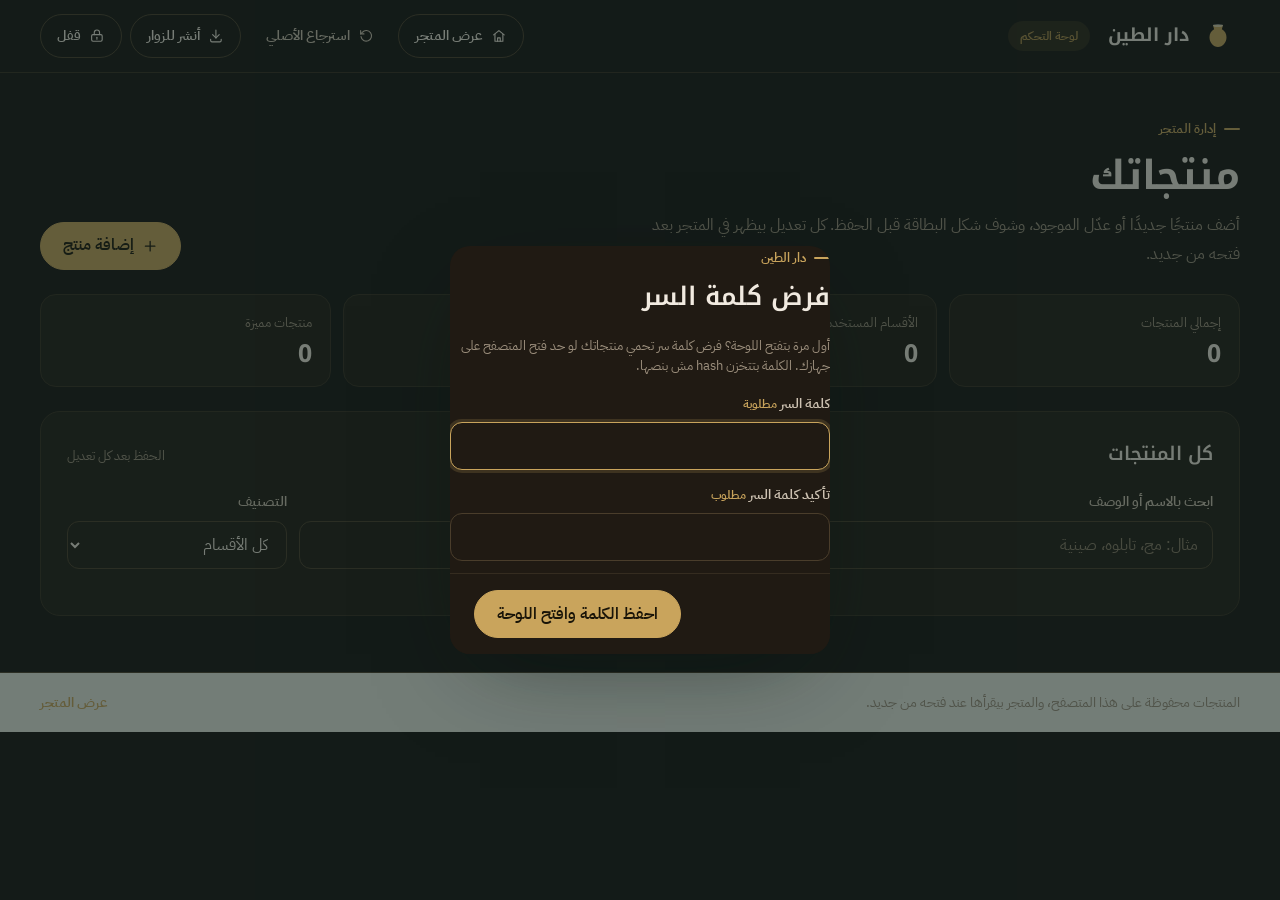
<file: admin.html>
<!DOCTYPE html>
<html lang="ar" dir="rtl">
<head>
<meta charset="utf-8">
<meta name="viewport" content="width=device-width, initial-scale=1">
<meta name="robots" content="noindex, nofollow">
<title>لوحة التحكم — دار الطين</title>
<meta name="description" content="لوحة تحكم بائع دار الطين: إضافة وتعديل منتجات المتجر بصور وأسعار وتفاصيل، مع معاينة مباشرة.">
<meta name="theme-color" content="#F1F2EE">
<link rel="preconnect" href="https://fonts.googleapis.com">
<link rel="preconnect" href="https://fonts.gstatic.com" crossorigin>
<link href="https://fonts.googleapis.com/css2?family=IBM+Plex+Sans+Arabic:wght@400;500;600;700&family=Noto+Kufi+Arabic:wght@500;600;700&display=swap" rel="stylesheet">
<style>
/* OD-LAYOUT-PRIMITIVES v1 — structure only: display, flex/grid, overflow, wrapping, ratio, geometry.
   Put this @layer first; product CSS outside the layer wins ordinary layout rules.
   Native hidden and closed-dialog states take precedence over component display rules. */
@layer od-layout {
  [hidden]:not([hidden="until-found" i]) { display: none !important; }
  dialog:not([open]) { display: none !important; }

  :where(.od-stack,.od-row,.od-row-top,.od-cluster,.od-grid,.od-field,.od-stat,.od-cell,.od-tile) > :where(*) { min-width: 0; }

  .od-stack   { display: flex; flex-direction: column; gap: var(--od-gap, 8px); }
  .od-row     { display: flex; align-items: center; gap: var(--od-gap, 8px); }
  .od-row-top { display: flex; align-items: flex-start; gap: var(--od-gap, 8px); }
  .od-cluster { display: flex; flex-wrap: wrap; align-items: center; gap: var(--od-gap, 8px); }
  .od-fill    { flex: 1 1 0; min-width: 0; }
  .od-fixed   { flex: none; }
  .od-grid    { display: grid; gap: var(--od-gap, 12px); grid-template-columns: repeat(var(--od-cols, 3), minmax(0, 1fr)); }

  .od-stat, .od-field, .od-cell { display: grid; gap: var(--od-gap, 2px); }
  :where(.od-stat,.od-field,.od-cell) > :where(*) { display: block; }
  .od-tile { display: grid; grid-template-rows: auto 1fr; }
  :where(.od-tile) > :where(*) { display: block; }

  .od-media { display: block; width: 100%; height: auto; aspect-ratio: var(--od-ratio, auto); }
  .od-media-cover { object-fit: cover; }

  .od-icon { display: inline-block; inline-size: var(--od-icon-size, 1em); block-size: var(--od-icon-size, 1em); flex: none; }

  .od-truncate { display: block; max-width: 100%; overflow: hidden; white-space: nowrap; text-overflow: ellipsis; }
  .od-clamp-2, .od-clamp-3 { display: -webkit-box; -webkit-box-orient: vertical; overflow: hidden; overflow-wrap: anywhere; }
  .od-clamp-2 { -webkit-line-clamp: 2; }
  .od-clamp-3 { -webkit-line-clamp: 3; }
  .od-lines-2 { min-height: calc(2 * 1.4em); }
  .od-nowrap  { white-space: nowrap; }
  .od-keep    { word-break: keep-all; overflow-wrap: anywhere; }

  .od-screen { display: grid; grid-template-rows: auto minmax(0, 1fr) auto; height: 100%; }
  .od-scroll { overflow-y: auto; overscroll-behavior: contain; min-height: 0; }

  .od-rail { display: flex; gap: var(--od-gap, 8px); overflow-x: auto; scroll-snap-type: x proximity; scrollbar-width: none;
             padding-inline: var(--od-rail-pad, 16px); scroll-padding-inline: var(--od-rail-pad, 16px); }
  .od-rail::-webkit-scrollbar { display: none; }
  :where(.od-rail) > :where(*) { flex: none; scroll-snap-align: start; }
  :where(.od-rail) > :where(:last-child) { margin-inline-end: var(--od-rail-pad, 16px); }

  .od-spacer { flex: none; visibility: hidden; pointer-events: none; }
  .od-touch  { min-width: 44px; min-height: 44px; }
}
:root [hidden]:where(:not([hidden="until-found" i])) { display: none; }
/* /OD-LAYOUT-PRIMITIVES v1 */
</style>
<link rel="stylesheet" href="styles.css">
<link rel="stylesheet" href="admin.css">
</head>
<body class="admin-page">
<a class="skip-link" href="#admin-main">تخطَّ إلى المحتوى</a>

<header class="admin-header">
  <div class="container admin-header-inner">
    <a class="brand admin-brand" href="index.html" aria-label="دار الطين — عرض المتجر">
      <span class="brand-mark" aria-hidden="true">
        <svg viewBox="0 0 32 32" focusable="false">
          <path d="M11 5h10l-1.1 4.3c2.9 1.7 4.6 4.5 4.6 7.9 0 5.1-3.7 9.8-8.5 9.8s-8.5-4.7-8.5-9.8c0-3.4 1.7-6.2 4.6-7.9L11 5Z" fill="currentColor"/>
          <ellipse cx="16" cy="5.6" rx="5" ry="1.5" fill="#F1F2EE" opacity=".55"/>
        </svg>
      </span>
      <span class="brand-name">دار الطين</span>
    </a>
    <span class="admin-badge">لوحة التحكم</span>
    <div class="admin-header-actions">
      <a class="btn btn-outline btn-sm" href="index.html">
        <svg class="od-icon" viewBox="0 0 24 24" fill="none" stroke="currentColor" stroke-width="1.7" stroke-linecap="round" stroke-linejoin="round" aria-hidden="true" focusable="false"><path d="M4 10.5 12 4l8 6.5"/><path d="M6 9.5V20h12V9.5"/><path d="M10 20v-5h4v5"/></svg>
        عرض المتجر
      </a>
      <button class="btn btn-ghost btn-sm" id="reset-catalog" type="button" aria-label="استرجاع المنتجات الأصلية">
        <svg class="od-icon" viewBox="0 0 24 24" fill="none" stroke="currentColor" stroke-width="1.7" stroke-linecap="round" stroke-linejoin="round" aria-hidden="true" focusable="false"><path d="M4 4v5h5"/><path d="M4.6 13a8 8 0 1 0 1.9-6.4L4 9"/></svg>
        <span class="btn-label">استرجاع الأصلي</span>
      </button>
      <button class="btn btn-outline btn-sm" id="export-catalog" type="button" aria-label="نشر منتجاتك للزوار على الموقع">
        <svg class="od-icon" viewBox="0 0 24 24" fill="none" stroke="currentColor" stroke-width="1.7" stroke-linecap="round" stroke-linejoin="round" aria-hidden="true" focusable="false"><path d="M12 3v12"/><path d="m7 10 5 5 5-5"/><path d="M4 17v2a2 2 0 0 0 2 2h12a2 2 0 0 0 2-2v-2"/></svg>
        <span class="btn-label" id="export-catalog-label">أنشر للزوار</span>
      </button>
      <button class="btn btn-ghost btn-sm" id="change-password" type="button" hidden>
        <svg class="od-icon" viewBox="0 0 24 24" fill="none" stroke="currentColor" stroke-width="1.7" stroke-linecap="round" stroke-linejoin="round" aria-hidden="true" focusable="false"><rect x="4" y="10" width="16" height="10" rx="2"/><path d="M8 10V7a4 4 0 0 1 8 0v3"/></svg>
        <span class="btn-label">تغيير كلمة السر</span>
      </button>
      <button class="btn btn-outline btn-sm" id="lock-admin" type="button" aria-label="قفل لوحة التحكم">
        <svg class="od-icon" viewBox="0 0 24 24" fill="none" stroke="currentColor" stroke-width="1.7" stroke-linecap="round" stroke-linejoin="round" aria-hidden="true" focusable="false"><rect x="4" y="10" width="16" height="10" rx="2"/><path d="M8 10V7a4 4 0 0 1 8 0v3"/><path d="M12 14v3"/></svg>
        <span class="btn-label">قفل</span>
      </button>
    </div>
  </div>
</header>

<main class="container admin-main" id="admin-main" tabindex="-1">
  <div class="admin-intro">
    <div>
      <p class="eyebrow">إدارة المتجر</p>
      <h1>منتجاتك</h1>
      <p class="admin-lead">أضف منتجًا جديدًا أو عدّل الموجود، وشوف شكل البطاقة قبل الحفظ. كل تعديل بيظهر في المتجر بعد فتحه من جديد.</p>
    </div>
    <button class="btn btn-primary" id="add-product" type="button">
      <svg class="od-icon" viewBox="0 0 24 24" fill="none" stroke="currentColor" stroke-width="1.9" stroke-linecap="round" aria-hidden="true" focusable="false"><path d="M12 5v14M5 12h14"/></svg>
      إضافة منتج
    </button>
  </div>

  <div class="storage-banner" id="storage-banner" hidden>
    <p>الحفظ على المتصفح مش متاح هنا. التعديلات هتفضل في الجلسة الحالية فقط — افتح الصفحة في المتصفح للحفظ الدائم.</p>
  </div>

  <section class="stats" aria-label="ملخص المتجر">
    <div class="stat-card">
      <span class="stat-label">إجمالي المنتجات</span>
      <strong id="stat-count">0</strong>
    </div>
    <div class="stat-card">
      <span class="stat-label">الأقسام المستخدمة</span>
      <strong id="stat-categories">0</strong>
    </div>
    <div class="stat-card">
      <span class="stat-label">متوسط السعر</span>
      <strong id="stat-average">—</strong>
    </div>
    <div class="stat-card">
      <span class="stat-label">منتجات مميزة</span>
      <strong id="stat-featured">0</strong>
    </div>
  </section>

  <section class="catalog-panel" aria-labelledby="catalog-title">
    <div class="catalog-head">
      <h2 id="catalog-title">كل المنتجات</h2>
      <span class="catalog-hint">الحفظ بعد كل تعديل</span>
    </div>

    <div class="catalog-toolbar">
      <div class="field">
        <label for="admin-search">ابحث بالاسم أو الوصف</label>
        <input id="admin-search" type="search" placeholder="مثال: مج، تابلوه، صينية" autocomplete="off">
      </div>
      <div class="field field-category">
        <label for="admin-category">التصنيف</label>
        <select id="admin-category">
          <option value="all">كل الأقسام</option>
          <option value="mugs">أكواب ومجات</option>
          <option value="art">تابلوهات</option>
          <option value="trays">صواني</option>
          <option value="frames">براويز</option>
          <option value="weddings">أفراح</option>
          <option value="birthdays">أعياد الميلاد</option>
        </select>
      </div>
    </div>

    <p class="results-count" id="admin-count" aria-live="polite"></p>

    <ul class="admin-list" id="admin-list"></ul>

    <div class="empty-state admin-empty" id="admin-empty" hidden>
      <span class="empty-icon" aria-hidden="true">
        <svg class="od-icon" viewBox="0 0 24 24" fill="none" stroke="currentColor" stroke-width="1.6" stroke-linecap="round" stroke-linejoin="round" focusable="false"><path d="M5 8h11v7a5 5 0 0 1-5 5h-1a5 5 0 0 1-5-5V8Z"/><path d="M16 9h2.3a2.7 2.7 0 0 1 0 5.4H16"/></svg>
      </span>
      <h2 id="admin-empty-title">لسه مفيش منتجات</h2>
      <p id="admin-empty-text">ابدأ بإضافة أول منتج وهتظهر بطاقته هنا وفي المتجر.</p>
      <div class="empty-actions">
        <button class="btn btn-primary" type="button" id="empty-add">إضافة منتج</button>
        <button class="btn btn-outline" type="button" id="empty-clear" hidden>عرض كل المنتجات</button>
      </div>
    </div>
  </section>
</main>

<footer class="admin-footer">
  <div class="container admin-footer-inner">
    <p>المنتجات محفوظة على هذا المتصفح، والمتجر بيقرأها عند فتحه من جديد.</p>
    <a href="index.html">عرض المتجر</a>
  </div>
</footer>

<dialog id="product-dialog" class="admin-dialog" aria-labelledby="dialog-title">
  <form id="product-form" novalidate>
    <div class="dialog-head">
      <div>
        <p class="eyebrow" id="dialog-eyebrow">منتج جديد</p>
        <h2 id="dialog-title">إضافة منتج</h2>
      </div>
      <button class="icon-btn" type="button" data-close-dialog aria-label="إغلاق النافذة">
        <svg class="od-icon" viewBox="0 0 24 24" fill="none" stroke="currentColor" stroke-width="1.8" stroke-linecap="round" aria-hidden="true" focusable="false"><path d="M6 6l12 12M18 6 6 18"/></svg>
      </button>
    </div>

    <div class="dialog-body">
      <div class="form-col">
        <div class="form-errors" id="form-errors" role="alert" tabindex="-1" hidden>
          <p><strong>راجع الحقول دي قبل الحفظ:</strong></p>
          <ul id="form-errors-list"></ul>
        </div>

        <label class="field" for="field-name">
          <span class="field-label">اسم المنتج <em class="req">مطلوب</em></span>
          <input id="field-name" type="text" maxlength="60" placeholder="مثال: مج فخار مرقّط" aria-describedby="error-name">
          <span class="field-error" id="error-name" hidden></span>
        </label>

        <div class="form-pair">
          <label class="field" for="field-category">
            <span class="field-label">التصنيف <em class="req">مطلوب</em></span>
            <select id="field-category" aria-describedby="error-category">
              <option value="mugs">أكواب ومجات</option>
              <option value="art">تابلوهات</option>
              <option value="trays">صواني</option>
              <option value="frames">براويز</option>
              <option value="weddings">أفراح</option>
              <option value="birthdays">أعياد الميلاد</option>
            </select>
            <span class="field-error" id="error-category" hidden></span>
          </label>

          <label class="field" for="field-price">
            <span class="field-label">السعر بالجنيه <em class="req">مطلوب</em></span>
            <input id="field-price" type="number" min="1" max="1000000" step="1" inputmode="numeric" placeholder="240" aria-describedby="error-price">
            <span class="field-error" id="error-price" hidden></span>
          </label>
        </div>

        <label class="field" for="field-desc">
          <span class="field-label">وصف المنتج <em class="req">مطلوب</em></span>
          <textarea id="field-desc" rows="4" maxlength="400" placeholder="اكتب وصفًا قصيرًا يوضح الخامة والمقاس واستخدام القطعة." aria-describedby="error-desc"></textarea>
          <span class="field-hint">من 10 لـ 400 حرف — التفاصيل دي اللي بتساعد المشتري يقرر.</span>
          <span class="field-error" id="error-desc" hidden></span>
        </label>

        <div class="field" id="image-field">
          <span class="field-label" id="image-field-label">صورة المنتج <em class="req">مطلوبة</em></span>
          <div class="image-row">
            <div class="image-thumb" aria-hidden="true">
              <img id="form-image" alt="" hidden>
              <span id="form-image-empty">مفيش صورة</span>
            </div>
            <div class="image-controls">
              <label class="btn btn-outline btn-sm upload-btn" for="image-file">اختيار صورة من الجهاز</label>
              <input class="visually-hidden" id="image-file" type="file" accept="image/*">
              <button class="btn btn-ghost btn-sm" type="button" id="remove-image" disabled>إزالة الصورة</button>
              <span class="field-hint">هنضغط الصورة تلقائيًا. الحد الأقصى 8 ميجا.</span>
            </div>
          </div>
          <label class="subfield" for="image-url">
            <span>أو رابط صورة</span>
            <input id="image-url" type="url" inputmode="url" placeholder="https://..." dir="ltr" aria-describedby="error-image">
          </label>
          <span class="field-error" id="error-image" hidden></span>
        </div>

        <div class="field">
          <span class="field-label">المواصفات <small>اختياري — لحد 5 مواصفات</small></span>
          <div class="specs-editor" id="specs-editor"></div>
          <button class="text-link add-spec" type="button" id="add-spec">+ إضافة مواصفة</button>
          <span class="field-error" id="error-specs" hidden></span>
        </div>

        <label class="switch-row" for="field-featured">
          <input id="field-featured" type="checkbox">
          <span class="switch-ui" aria-hidden="true"></span>
          <span class="switch-text">منتج مميز <small>هيظهر في مقدمة الصفحة الرئيسية</small></span>
        </label>
      </div>

      <aside class="preview-col" aria-label="معاينة بطاقة المنتج">
        <p class="preview-label">معاينة البطاقة</p>
        <article class="preview-card">
          <div class="preview-media">
            <img id="preview-card-image" alt="" hidden>
            <span id="preview-card-empty">صورة المنتج</span>
          </div>
          <div class="preview-body">
            <span class="preview-cat" id="preview-cat">التصنيف</span>
            <span class="preview-name" id="preview-name">اسم المنتج</span>
            <span class="preview-price od-nowrap" id="preview-price">— ج.م</span>
          </div>
        </article>
        <p class="preview-note">ده شكل البطاقة في المتجر بعد الحفظ.</p>
        <p class="preview-note">صورة واضحة بخلفية بسيطة بتخلي البطاقة أحلى — مربعة أو طولية أفضل.</p>
      </aside>
    </div>

    <div class="dialog-actions">
      <button class="btn btn-outline" type="button" data-close-dialog>إلغاء</button>
      <button class="btn btn-primary" type="submit" id="save-product">حفظ المنتج</button>
    </div>
  </form>
</dialog>

<dialog id="auth-dialog" class="admin-dialog auth-dialog" aria-labelledby="auth-title" aria-describedby="auth-error">
  <div class="auth-body">
    <p class="eyebrow">دار الطين</p>
    <h2 id="auth-title">دخول لوحة التحكم</h2>

    <form id="auth-setup" hidden novalidate>
      <p class="field-hint">أول مرة بتفتح اللوحة؟ فرض كلمة سر تحمي منتجاتك لو حد فتح المتصفح على جهازك. الكلمة بتتخزن hash مش بنصها.</p>
      <label class="field" for="auth-setup-first">
        <span class="field-label">كلمة السر <em class="req">مطلوبة</em></span>
        <input id="auth-setup-first" type="password" autocomplete="new-password" aria-describedby="auth-error">
      </label>
      <label class="field" for="auth-setup-second">
        <span class="field-label">تأكيد كلمة السر <em class="req">مطلوب</em></span>
        <input id="auth-setup-second" type="password" autocomplete="new-password" aria-describedby="auth-error">
      </label>
      <div class="dialog-actions">
        <button class="btn btn-primary" type="submit">احفظ الكلمة وافتح اللوحة</button>
      </div>
    </form>

    <form id="auth-login" hidden novalidate>
      <label class="field" for="auth-login-password">
        <span class="field-label">كلمة السر <em class="req">مطلوبة</em></span>
        <input id="auth-login-password" type="password" autocomplete="current-password" aria-describedby="auth-error">
      </label>
      <div class="dialog-actions">
        <button class="btn btn-primary" type="submit">افتح اللوحة</button>
      </div>
    </form>

    <form id="auth-change" hidden novalidate>
      <label class="field" for="auth-change-current">
        <span class="field-label">كلمة السر الحالية <em class="req">مطلوبة</em></span>
        <input id="auth-change-current" type="password" autocomplete="current-password" aria-describedby="auth-error">
      </label>
      <label class="field" for="auth-change-first">
        <span class="field-label">كلمة السر الجديدة <em class="req">مطلوبة</em></span>
        <input id="auth-change-first" type="password" autocomplete="new-password" aria-describedby="auth-error">
      </label>
      <label class="field" for="auth-change-second">
        <span class="field-label">تأكيد الكلمة الجديدة <em class="req">مطلوب</em></span>
        <input id="auth-change-second" type="password" autocomplete="new-password" aria-describedby="auth-error">
      </label>
      <div class="dialog-actions">
        <button class="btn btn-outline" type="button" id="auth-change-cancel">إلغاء</button>
        <button class="btn btn-primary" type="submit">غيّر الكلمة</button>
      </div>
    </form>

    <p class="field-error" id="auth-error" role="alert" hidden></p>
  </div>
</dialog>

<dialog id="confirm-dialog" class="confirm-dialog" aria-labelledby="confirm-title" aria-describedby="confirm-message">
  <div class="confirm-body">
    <h2 id="confirm-title">تأكيد</h2>
    <p id="confirm-message"></p>
    <div class="dialog-actions">
      <button class="btn btn-outline" type="button" id="confirm-cancel">إلغاء</button>
      <button class="btn btn-danger" type="button" id="confirm-ok">تأكيد</button>
    </div>
  </div>
</dialog>

<dialog id="publish-dialog" class="admin-dialog auth-dialog" aria-labelledby="publish-title">
  <div class="auth-body">
    <p class="eyebrow">دار الطين</p>
    <h2 id="publish-title">ربط النشر التلقائي</h2>
    <p class="field-hint" id="publish-token-hint">لوحة التحكم هترفع منتجاتك على GitHub مباشرة عشان تظهر للزوار فورًا. محتاج توكن GitHub (توكن Fine-grained) مصرّح للمستودع <em>dar-alteen</em> بصلاحية Contents: Read and write — ده التوكن الأضيق الممكن. التوكن بيتخزن على جهازك أنت بس.</p>
    <form id="publish-token-form" novalidate>
      <label class="field" for="publish-token">
        <span class="field-label">توكين النشر</span>
        <input id="publish-token" type="password" autocomplete="off" aria-describedby="publish-token-hint">
      </label>
      <div class="dialog-actions">
        <button class="btn btn-outline" type="button" id="publish-cancel">إلغاء</button>
        <button class="btn btn-primary" type="submit" id="publish-save">حفظ التوكن وارفع المنتجات</button>
      </div>
    </form>
    <form id="publish-remove" hidden novalidate>
      <p class="field-hint">فيه توكن محفوظ على الجهاز ده. تقدر تحدّده أو تشيله — من غير توكن، النشر يبقى يدوي بالنزّل ملف وتشغّل publish.ps1.</p>
      <div class="dialog-actions">
        <button class="btn btn-outline" type="submit" id="clear-publish-token">تشيل التوكن</button>
        <button class="btn btn-primary" type="submit" id="publish-again">حفظ توكن جديد وارفع</button>
      </div>
    </form>
  </div>
</dialog>

<div class="toast-region" id="toast-region" role="status" aria-live="polite"></div>

<script src="store-data.js"></script>
<script src="admin.js"></script>
</body>
</html>
</file>
<file: styles.css>
:root {
  /* Dark "kiln-night" luxe: warm fired-clay dark base, single antique-gold accent */
  --bg: #161210;
  --surface: #201A13;
  --ink: #F1EAE0;
  --ink-soft: #CDC2B2;
  --muted: #9C8F7D;
  --line: #352C20;
  --line-strong: #4A3D2B;
  --brand: #C9A45C;
  --brand-deep: #B08E4A;
  --brand-tint: #2B2317;
  --accent: #C9A45C;
  --accent-light: #E2C489;
  --inverse-bg: #221B10;
  --inverse-ink: #F1EAE0;
  --inverse-muted: #B4A78F;
  --radius-sm: 10px;
  --radius: 16px;
  --radius-lg: 22px;
  --shadow: 0 1px 2px rgba(0, 0, 0, .3), 0 14px 30px -20px rgba(0, 0, 0, .7);
  --font-display: "Noto Kufi Arabic", "Segoe UI", Tahoma, sans-serif;
  --font-body: "IBM Plex Sans Arabic", "Segoe UI", Tahoma, sans-serif;
}

*,
*::before,
*::after {
  box-sizing: border-box;
}

html {
  scroll-behavior: smooth;
  scroll-padding-top: 96px;
  -webkit-text-size-adjust: 100%;
}

body {
  margin: 0;
  background: var(--bg);
  color: var(--ink);
  font-family: var(--font-body);
  font-size: 1.0625rem;
  line-height: 1.75;
  -webkit-font-smoothing: antialiased;
  text-rendering: optimizeLegibility;
}

img {
  max-width: 100%;
}

button,
input,
select {
  font: inherit;
  color: inherit;
}

button {
  cursor: pointer;
}

h1,
h2,
h3 {
  font-family: var(--font-display);
  font-weight: 600;
  color: var(--ink);
  margin: 0;
}

p {
  margin: 0;
}

a {
  color: var(--brand);
}

::selection {
  background: var(--brand);
  color: #191408;
}

:focus-visible {
  outline: 2px solid var(--accent);
  outline-offset: 3px;
}

.container {
  width: min(1200px, 100% - 48px);
  margin-inline: auto;
}

.skip-link {
  position: absolute;
  inset-inline-start: 16px;
  top: -80px;
  z-index: 100;
  padding: 12px 18px;
  background: var(--brand);
  color: #191408;
  border-radius: 0 0 12px 12px;
  font-weight: 600;
  text-decoration: none;
  transition: top .2s ease-out;
}

.skip-link:focus {
  top: 0;
}

/* ---------- Buttons ---------- */

.btn {
  display: inline-flex;
  align-items: center;
  justify-content: center;
  gap: 8px;
  min-height: 48px;
  padding: 12px 22px;
  border: 1px solid transparent;
  border-radius: 999px;
  font-family: var(--font-body);
  font-size: .97rem;
  font-weight: 600;
  line-height: 1.2;
  text-decoration: none;
  cursor: pointer;
  transition: background-color .2s ease, color .2s ease, border-color .2s ease, transform .2s ease;
}

.btn .od-icon {
  --od-icon-size: 1.1em;
}

.btn-primary {
  background: var(--brand);
  color: #191408;
  border-color: var(--brand);
}

.btn-outline {
  background: transparent;
  color: var(--ink);
  border-color: var(--line-strong);
}

.btn-wa {
  background: var(--surface);
  color: var(--brand);
  border-color: var(--line-strong);
}

.btn-light {
  background: #EFE4CF;
  color: #1B140A;
  border-color: #EFE4CF;
}

.btn-hero-ghost {
  background: rgba(255, 255, 255, .1);
  color: #F3ECDF;
  border-color: rgba(255, 255, 255, .5);
  backdrop-filter: blur(3px);
}

.btn-sm {
  min-height: 44px;
  padding: 8px 16px;
  font-size: .9rem;
}

.btn-block {
  width: 100%;
}

@media (hover: hover) {
  .btn-primary:hover {
    background: var(--brand-deep);
    border-color: var(--brand-deep);
  }

  .btn-outline:hover {
    background: var(--surface);
    border-color: var(--ink-soft);
  }

  .btn-wa:hover {
    background: var(--brand-tint);
    border-color: var(--brand);
  }

  .btn-light:hover {
    background: #FBF4E3;
    border-color: #FBF4E3;
  }

  .btn-hero-ghost:hover {
    background: rgba(255, 255, 255, .2);
    border-color: #F3ECDF;
  }
}

/* ---------- Header ---------- */

.site-header {
  position: sticky;
  top: 0;
  z-index: 60;
  background: var(--bg);
  border-bottom: 1px solid var(--line);
}

.header-inner {
  display: flex;
  align-items: center;
  gap: 24px;
  min-height: 76px;
}

.brand {
  display: inline-flex;
  align-items: center;
  gap: 10px;
  padding: 4px;
  background: none;
  border: 0;
  color: var(--ink);
  font-family: var(--font-display);
  font-size: 1.12rem;
  font-weight: 700;
}

.brand-mark {
  display: grid;
  place-items: center;
  width: 36px;
  height: 36px;
  color: var(--brand);
}

.brand-mark svg {
  width: 32px;
  height: 32px;
  display: block;
}

.brand-name {
  line-height: 1.2;
}

.main-nav {
  display: flex;
  align-items: center;
  gap: 4px;
}

.nav-link {
  min-height: 44px;
  padding: 10px 14px;
  background: none;
  border: 0;
  border-radius: 999px;
  color: var(--ink-soft);
  font-family: var(--font-body);
  font-size: .97rem;
  font-weight: 600;
  cursor: pointer;
  transition: background-color .18s ease, color .18s ease;
}

.nav-link[aria-current="page"] {
  background: var(--brand);
  color: #191408;
}

@media (hover: hover) {
  .nav-link:not([aria-current="page"]):hover {
    background: var(--brand-tint);
    color: var(--brand-deep);
  }
}

.header-actions {
  display: flex;
  align-items: center;
  gap: 8px;
  margin-inline-start: auto;
}

.header-actions .btn {
  font-size: .9rem;
}

.header-shop {
  display: none;
  align-items: center;
  min-height: 44px;
  padding: 8px 16px;
  background: var(--surface);
  border: 1px solid var(--line-strong);
  border-radius: 999px;
  color: var(--ink);
  font-size: .92rem;
  font-weight: 600;
}

.header-shop[aria-current="page"] {
  background: var(--brand);
  border-color: var(--brand);
  color: #191408;
}

.menu-toggle {
  display: none;
  align-items: center;
  justify-content: center;
  width: 44px;
  height: 44px;
  background: transparent;
  border: 1px solid var(--line-strong);
  border-radius: 12px;
  color: var(--ink);
  font-size: 20px;
}

.mobile-menu {
  position: absolute;
  inset-inline: 0;
  top: 100%;
  z-index: 60;
  padding: 8px 16px 16px;
  background: var(--surface);
  border-bottom: 1px solid var(--line);
  box-shadow: var(--shadow);
}

.mobile-menu nav {
  display: grid;
  gap: 4px;
}

.mobile-menu .nav-link {
  width: 100%;
  min-height: 48px;
  padding: 12px 14px;
  border-radius: 10px;
  text-align: start;
}

@media (min-width: 1025px) {
  .mobile-menu {
    display: none;
  }
}

/* ---------- Shared section pieces ---------- */

.section {
  padding-block: clamp(32px, 4vw, 56px) clamp(14px, 2vw, 26px);
}

.section-tight {
  padding-block: clamp(22px, 3vw, 40px) clamp(12px, 1.6vw, 20px);
}

.eyebrow {
  display: flex;
  align-items: center;
  gap: 8px;
  margin: 0 0 6px;
  color: var(--accent);
  font-size: .84rem;
  font-weight: 600;
}

.eyebrow::before {
  content: "";
  width: 16px;
  height: 2px;
  border-radius: 2px;
  background: currentColor;
}

.eyebrow-inverse {
  color: var(--accent-light);
}

.section-head {
  display: flex;
  align-items: flex-end;
  justify-content: space-between;
  gap: 16px;
  flex-wrap: wrap;
  margin-bottom: 26px;
}

.section-head h2 {
  font-size: clamp(1.5rem, 2.4vw, 2.05rem);
  line-height: 1.4;
}

.text-link {
  display: inline-flex;
  align-items: center;
  gap: 8px;
  min-height: 44px;
  padding: 8px 0;
  background: none;
  border: 0;
  color: var(--brand);
  font-weight: 600;
  font-size: .95rem;
}

.text-link .od-icon {
  --od-icon-size: 1.05em;
}

@media (hover: hover) {
  .text-link:hover {
    color: var(--brand-deep);
  }
}

/* ---------- Hero ---------- */

.hero {
  padding-block: clamp(16px, 2.4vw, 28px) 0;
}

.hero-panel {
  position: relative;
  display: grid;
  align-items: end;
  min-height: clamp(480px, 74vh, 680px);
  overflow: hidden;
  border-radius: var(--radius-lg);
  background: #231C12;
  box-shadow: var(--shadow);
}

.hero-img {
  position: absolute;
  inset: 0;
  width: 100%;
  height: 100%;
  object-fit: cover;
  object-position: center 42%;
}

.hero-panel::after {
  content: "";
  position: absolute;
  inset: 0;
  background:
    linear-gradient(to top, rgba(8, 6, 3, .9) 0%, rgba(8, 6, 3, .45) 38%, rgba(8, 6, 3, .05) 70%),
    linear-gradient(to left, rgba(8, 6, 3, .82) 0%, rgba(8, 6, 3, .35) 46%, rgba(8, 6, 3, 0) 78%);
}

.hero-copy {
  position: relative;
  z-index: 1;
  max-width: 40rem;
  padding: clamp(24px, 4.4vw, 56px);
  color: #F3ECDF;
}

.hero-copy h1 {
  margin: 10px 0 16px;
  max-width: 18ch;
  color: #F3ECDF;
  font-size: clamp(2rem, 4.2vw, 3.5rem);
  line-height: 1.28;
  font-weight: 700;
  text-wrap: balance;
}

.hero-lead {
  max-width: 46ch;
  margin-bottom: 24px;
  color: #CDC0AC;
  font-size: clamp(1rem, 1.3vw, 1.12rem);
  line-height: 1.85;
}

.hero-actions {
  display: flex;
  flex-wrap: wrap;
  gap: 12px;
}

.hero-caption {
  margin-top: 18px;
  color: #A99C88;
  font-size: .85rem;
}

.hero-caption:empty {
  display: none;
}


/* ---------- Categories ---------- */

.category-grid {
  display: grid;
  grid-template-columns: repeat(3, minmax(0, 1fr));
  gap: 16px;
}

.category-tile {
  position: relative;
  display: block;
  aspect-ratio: 4 / 5;
  padding: 0;
  overflow: hidden;
  background: var(--brand-tint);
  border: 1px solid var(--line);
  border-radius: 18px;
  color: #F1EAE0;
  text-align: start;
  transition: transform .22s ease-out, border-color .22s ease-out, box-shadow .22s ease-out;
}

.category-media {
  position: absolute;
  inset: 0;
  display: block;
}

.category-media img {
  display: block;
  width: 100%;
  height: 100%;
  object-fit: cover;
  object-position: center;
  transition: transform .45s ease-out;
}

.category-tile::after {
  content: "";
  position: absolute;
  inset: 0;
  background: linear-gradient(to top, rgba(8, 6, 3, .86) 0%, rgba(8, 6, 3, .3) 42%, rgba(8, 6, 3, 0) 68%);
}

.category-fallback {
  position: absolute;
  inset: 0;
  display: grid;
  place-items: center;
  color: var(--brand);
  font-size: 2.6rem;
  background: radial-gradient(circle at 50% 38%, #3D2F1B 0%, #241C10 72%);
}

.category-body {
  position: absolute;
  inset-inline: 0;
  inset-block-end: 0;
  z-index: 1;
  display: grid;
  gap: 4px;
  padding: 16px 18px;
}

.category-name {
  font-family: var(--font-display);
  font-size: 1.02rem;
  font-weight: 600;
  line-height: 1.5;
}

.category-count {
  color: rgba(241, 234, 224, .78);
  font-size: .85rem;
}

@media (hover: hover) {
  .category-tile:hover {
    transform: translateY(-3px);
    border-color: var(--brand);
    box-shadow: var(--shadow);
  }

  .category-tile:hover .category-media img {
    transform: scale(1.04);
  }
}

/* ---------- Product grid ---------- */

.product-grid {
  display: grid;
  grid-template-columns: repeat(3, minmax(0, 1fr));
  gap: 24px;
}

.grid-empty {
  padding: 32px 24px;
  border: 1px dashed var(--line-strong);
  border-radius: 16px;
  color: var(--muted);
  font-size: .96rem;
  text-align: center;
}

.product-card {
  display: flex;
  flex-direction: column;
  height: 100%;
  width: 100%;
  overflow: hidden;
  background: var(--surface);
  border: 1px solid var(--line);
  border-radius: 18px;
  color: inherit;
  text-decoration: none;
  transition: transform .25s ease-out, border-color .25s ease-out, box-shadow .25s ease-out;
}

.product-media {
  display: block;
  aspect-ratio: 4 / 5;
  overflow: hidden;
  background: #251D12;
}

.product-media img {
  display: block;
  width: 100%;
  height: 100%;
  object-fit: cover;
  object-position: center;
  transition: transform .35s ease-out;
}

.product-body {
  display: flex;
  flex: 1 1 auto;
  flex-direction: column;
  padding: 16px 18px 18px;
}

.product-cat {
  display: block;
  margin-bottom: 4px;
  color: var(--muted);
  font-size: .8rem;
}

.product-name {
  display: block;
  margin-bottom: 12px;
  font-family: var(--font-display);
  font-size: .99rem;
  font-weight: 600;
  line-height: 1.6;
  overflow-wrap: break-word;
}

.product-foot {
  display: flex;
  align-items: center;
  justify-content: space-between;
  gap: 12px;
  margin-top: auto;
}

.price {
  color: var(--brand);
  font-size: 1.04rem;
  font-weight: 700;
}

.price .currency {
  font-size: .82em;
  font-weight: 600;
}

.card-arrow {
  display: grid;
  place-items: center;
  flex: none;
  width: 34px;
  height: 34px;
  border: 1px solid var(--line-strong);
  border-radius: 50%;
  color: var(--brand);
  font-size: 16px;
  transition: background-color .2s ease, color .2s ease, border-color .2s ease;
}

@media (hover: hover) {
  .product-card:hover {
    transform: translateY(-3px);
    border-color: var(--line-strong);
    box-shadow: var(--shadow);
  }

  .product-card:hover .product-media img {
    transform: scale(1.03);
  }

  .product-card:hover .card-arrow {
    background: var(--brand);
    border-color: var(--brand);
    color: #191408;
  }
}

/* ---------- Steps ---------- */

.steps-layout {
  display: grid;
  grid-template-columns: minmax(0, .8fr) minmax(0, 1.2fr);
  align-items: start;
  gap: clamp(28px, 5vw, 72px);
}

.steps-intro {
  position: sticky;
  top: 112px;
}

.steps-intro h2 {
  margin: 8px 0 12px;
  font-size: clamp(1.5rem, 2.4vw, 2.05rem);
  line-height: 1.4;
}

.steps-lead {
  max-width: 32ch;
  margin-bottom: 10px;
  color: var(--muted);
  font-size: .98rem;
  line-height: 1.8;
}

.steps-grid {
  display: grid;
  gap: 0;
  margin: 0;
  padding: 0;
  list-style: none;
}

.step {
  display: grid;
  grid-template-columns: auto minmax(0, 1fr);
  column-gap: 20px;
  align-items: start;
  padding-block: 20px;
  border-top: 1px solid var(--line-strong);
}

.step:first-child {
  border-top: 0;
  padding-top: 0;
}

.step:last-child {
  padding-bottom: 0;
}

.step-num {
  grid-row: span 2;
  color: var(--accent);
  font-family: var(--font-display);
  font-size: 1.5rem;
  font-weight: 700;
  line-height: 1.2;
}

.step h3 {
  margin-bottom: 4px;
  font-size: 1.06rem;
}

.step p {
  color: var(--muted);
  font-size: .96rem;
  line-height: 1.7;
}

/* ---------- Craft band ---------- */

.craft-band {
  display: grid;
  grid-template-columns: minmax(0, 1.15fr) minmax(0, 1fr) auto;
  align-items: center;
  gap: clamp(24px, 4vw, 48px);
  padding: clamp(28px, 4vw, 48px);
  background: var(--inverse-bg);
  color: var(--inverse-ink);
  border-radius: 24px;
}

.craft-copy h2 {
  margin-top: 6px;
  max-width: 24ch;
  color: var(--inverse-ink);
  font-size: clamp(1.4rem, 2.2vw, 1.9rem);
  line-height: 1.5;
}

.craft-list {
  display: grid;
  gap: 10px;
  margin: 0;
  padding: 0;
  list-style: none;
  color: var(--inverse-muted);
  font-size: .96rem;
}

.craft-list li {
  display: flex;
  align-items: center;
  gap: 10px;
}

.craft-list li::before {
  content: "—";
  color: var(--accent-light);
}

.craft-band .btn {
  white-space: nowrap;
}

#view-home,
#view-shop {
  padding-block-end: clamp(30px, 4.6vw, 60px);
}

/* ---------- Page head ---------- */

.page-head {
  padding-block: clamp(32px, 4vw, 48px) clamp(20px, 3vw, 28px);
}

.page-head h1 {
  margin: 8px 0 12px;
  font-size: clamp(1.9rem, 3.4vw, 2.7rem);
  line-height: 1.35;
  font-weight: 700;
}

.page-lead {
  max-width: 62ch;
  color: var(--muted);
  font-size: 1.01rem;
  line-height: 1.85;
}

/* ---------- Shop toolbar ---------- */

.shop-toolbar {
  display: grid;
  grid-template-columns: minmax(0, 1fr) 220px;
  align-items: end;
  gap: 16px;
}

.field {
  display: grid;
  gap: 6px;
}

.field label {
  color: var(--ink-soft);
  font-size: .9rem;
  font-weight: 600;
}

.field input,
.field select {
  width: 100%;
  min-height: 48px;
  padding: 0 14px;
  background: var(--surface);
  border: 1px solid var(--line-strong);
  border-radius: 12px;
  color: var(--ink);
  font-size: .97rem;
}

.field input::placeholder {
  color: #8A7D69;
}

.field input:focus,
.field select:focus {
  outline: none;
  border-color: var(--brand);
  box-shadow: 0 0 0 3px rgba(201, 164, 92, .18);
}

.chip-row {
  display: flex;
  flex-wrap: wrap;
  gap: 8px;
  margin-top: 20px;
}

.chip {
  min-height: 44px;
  padding: 8px 18px;
  background: var(--surface);
  border: 1px solid var(--line-strong);
  border-radius: 999px;
  color: var(--ink-soft);
  font-size: .92rem;
  font-weight: 600;
  transition: background-color .18s ease, color .18s ease, border-color .18s ease;
}

.chip[aria-pressed="true"] {
  background: var(--brand);
  border-color: var(--brand);
  color: #191408;
}

@media (hover: hover) {
  .chip:not([aria-pressed="true"]):hover {
    border-color: var(--ink-soft);
    color: var(--ink);
  }
}

.results-count {
  margin: 20px 0 16px;
  color: var(--muted);
  font-size: .92rem;
}

/* ---------- Empty state ---------- */

.empty-state {
  display: flex;
  flex-direction: column;
  align-items: center;
  gap: 10px;
  max-width: 560px;
  margin: 24px auto 64px;
  padding: 52px 24px;
  border: 1px dashed var(--line-strong);
  border-radius: 20px;
  text-align: center;
}

.empty-icon {
  display: grid;
  place-items: center;
  width: 56px;
  height: 56px;
  margin-bottom: 4px;
  border-radius: 50%;
  background: var(--brand-tint);
  color: var(--brand);
  font-size: 24px;
}

.empty-state h2 {
  font-size: 1.18rem;
}

.empty-state p {
  color: var(--muted);
  font-size: .96rem;
}

.empty-state .btn {
  margin-top: 8px;
}

/* ---------- Product detail ---------- */

.back-link {
  display: inline-flex;
  align-items: center;
  gap: 8px;
  min-height: 44px;
  margin: 24px 0 18px;
  padding: 6px 0;
  background: none;
  border: 0;
  color: var(--ink-soft);
  font-size: .95rem;
  font-weight: 600;
}

.back-link .od-icon {
  --od-icon-size: 1.15em;
}

@media (hover: hover) {
  .back-link:hover {
    color: var(--brand);
  }
}

.detail-grid {
  display: grid;
  grid-template-columns: minmax(0, 1.04fr) minmax(0, .96fr);
  align-items: start;
  gap: clamp(32px, 5vw, 64px);
}

.detail-media-wrap {
  display: grid;
  gap: 12px;
}

.detail-media {
  display: grid;
  place-items: center;
  margin: 0;
  overflow: hidden;
  background: #251D12;
  border: 1px solid var(--line);
  border-radius: var(--radius-lg);
}

.detail-media img {
  display: block;
  width: 100%;
  height: auto;
  max-height: 70vh;
  object-fit: contain;
}

.detail-thumbs {
  display: flex;
  gap: 10px;
  overflow-x: auto;
  padding-block-end: 2px;
  scrollbar-width: thin;
}

.thumb {
  flex: none;
  width: 76px;
  aspect-ratio: 4 / 5;
  padding: 0;
  overflow: hidden;
  background: #251D12;
  border: 1px solid var(--line-strong);
  border-radius: 10px;
  transition: border-color .18s ease, box-shadow .18s ease;
}

.thumb img {
  display: block;
  width: 100%;
  height: 100%;
  object-fit: cover;
}

.thumb[aria-pressed="true"] {
  border-color: var(--brand);
  box-shadow: 0 0 0 2px rgba(201, 164, 92, .4);
}

.detail-info h1 {
  margin: 6px 0 10px;
  font-size: clamp(1.7rem, 3vw, 2.4rem);
  line-height: 1.4;
  font-weight: 700;
}

.detail-price {
  margin-bottom: 18px;
  color: var(--brand);
  font-size: 1.35rem;
  font-weight: 700;
}

.detail-price .currency {
  font-size: .78em;
}

.detail-desc {
  max-width: 55ch;
  color: var(--ink-soft);
  line-height: 1.9;
}

.specs {
  margin: 24px 0 0;
  border-top: 1px solid var(--line);
}

.spec-row {
  display: grid;
  grid-template-columns: 8.5rem minmax(0, 1fr);
  column-gap: 16px;
  padding: 12px 0;
  border-bottom: 1px solid var(--line);
}

.spec-row dt {
  color: var(--muted);
  font-size: .9rem;
}

.spec-row dd {
  margin: 0;
  font-weight: 500;
}

.buy-row {
  display: flex;
  flex-wrap: wrap;
  align-items: flex-end;
  gap: 24px;
  margin: 24px 0 20px;
}

.qty-block {
  display: grid;
  gap: 8px;
}

.qty-label {
  color: var(--ink-soft);
  font-size: .9rem;
  font-weight: 600;
}

.qty {
  display: inline-flex;
  align-items: center;
  overflow: hidden;
  background: var(--surface);
  border: 1px solid var(--line-strong);
  border-radius: 999px;
}

.qty button {
  display: grid;
  place-items: center;
  width: 44px;
  height: 44px;
  background: transparent;
  border: 0;
  color: var(--ink);
  font-size: 18px;
  transition: background-color .18s ease;
}

.qty button:disabled {
  opacity: .35;
  cursor: not-allowed;
}

@media (hover: hover) {
  .qty button:not(:disabled):hover {
    background: var(--brand-tint);
  }
}

.qty-value {
  display: block;
  min-width: 40px;
  text-align: center;
  font-weight: 700;
  font-size: 1.02rem;
}

.total > span {
  color: var(--muted);
  font-size: .9rem;
}

.total strong {
  color: var(--brand);
  font-size: 1.25rem;
  font-weight: 700;
}

.total .currency {
  font-size: .8em;
}

.detail-note {
  margin-top: 10px;
  color: var(--muted);
  font-size: .88rem;
}

.buy-trust {
  display: grid;
  grid-template-columns: repeat(3, minmax(0, 1fr));
  gap: 14px;
  margin: 18px 0 0;
  padding-block-start: 18px;
  border-block-start: 1px solid var(--line);
  list-style: none;
}

.buy-trust li {
  display: flex;
  align-items: flex-start;
  gap: 10px;
  min-width: 0;
}

.trust-icon {
  display: grid;
  place-items: center;
  flex: none;
  width: 36px;
  height: 36px;
  border-radius: 50%;
  background: var(--brand-tint);
  color: var(--brand);
}

.trust-text {
  display: grid;
  gap: 2px;
  min-width: 0;
  color: var(--muted);
  font-size: .82rem;
  line-height: 1.55;
}

.trust-text strong {
  color: var(--ink);
  font-size: .9rem;
}

.mobile-buy {
  display: none;
  position: fixed;
  inset-inline: 0;
  inset-block-end: 0;
  z-index: 70;
  padding-block: 8px;
  padding-block-end: calc(8px + env(safe-area-inset-bottom));
  background: var(--surface);
  border-block-start: 1px solid var(--line-strong);
  box-shadow: 0 -10px 30px -18px rgba(0, 0, 0, .6);
}

.mobile-buy-inner {
  display: flex;
  align-items: center;
  justify-content: space-between;
  gap: 12px;
}

.mobile-buy-total {
  display: grid;
  gap: 1px;
  min-width: 0;
  line-height: 1.35;
}

.mobile-buy-total span {
  color: var(--muted);
  font-size: .76rem;
}

.mobile-buy-total strong {
  color: var(--brand);
  font-size: 1.05rem;
  font-weight: 700;
}

.mobile-buy .btn {
  flex: none;
  min-height: 48px;
  padding-inline: 18px;
}

.similar {
  margin: 64px 0 80px;
  padding-top: 32px;
  border-top: 1px solid var(--line);
}

.similar .section-head {
  margin-bottom: 20px;
}

/* ---------- About ---------- */

.about-grid {
  display: grid;
  grid-template-columns: minmax(0, 1.15fr) minmax(0, .85fr);
  align-items: start;
  gap: clamp(32px, 6vw, 72px);
  padding-bottom: 80px;
}

.about-copy p {
  max-width: 62ch;
  margin-bottom: 16px;
  color: var(--ink-soft);
  font-size: 1.04rem;
  line-height: 1.9;
}

.about-media {
  margin: 0 0 22px;
  overflow: hidden;
  background: #251D12;
  border: 1px solid var(--line);
  border-radius: var(--radius-lg);
}

.about-media img {
  display: block;
  width: 100%;
  height: auto;
  max-height: 380px;
  object-fit: cover;
}

.contact-card {
  padding: 28px;
  background: var(--surface);
  border: 1px solid var(--line);
  border-radius: 20px;
  box-shadow: var(--shadow);
}

.contact-card h2 {
  margin-bottom: 10px;
  font-size: 1.22rem;
}

.contact-lead {
  margin-bottom: 20px;
  color: var(--muted);
  font-size: .96rem;
  line-height: 1.8;
}

.contact-line {
  display: grid;
  gap: 4px;
  padding-block: 16px;
  margin-bottom: 20px;
  border-top: 1px solid var(--line);
  border-bottom: 1px solid var(--line);
}

.contact-label {
  color: var(--muted);
  font-size: .85rem;
}

#contact-phone {
  width: fit-content;
  color: var(--brand);
  font-size: 1.2rem;
  font-weight: 700;
  text-decoration: none;
  font-family: var(--font-body);
}

#contact-phone:hover {
  text-decoration: underline;
  text-underline-offset: 4px;
}

.contact-note {
  margin-top: 12px;
  color: var(--muted);
  font-size: .85rem;
}

/* ---------- Footer ---------- */

.site-footer {
  padding-top: 44px;
  background: #120E09;
  border-top: 1px solid var(--line-strong);
}

.footer-grid {
  display: grid;
  grid-template-columns: minmax(0, 1.6fr) minmax(0, 1fr) minmax(0, 1fr);
  gap: 32px;
}

.footer-brand .brand-name {
  display: block;
  margin-bottom: 8px;
  font-family: var(--font-display);
  font-weight: 700;
  font-size: 1.12rem;
}

.footer-brand p {
  max-width: 36ch;
  color: var(--muted);
  font-size: .94rem;
  line-height: 1.8;
}

.site-footer h2 {
  margin-bottom: 12px;
  font-family: var(--font-body);
  font-size: .95rem;
  font-weight: 700;
}

.footer-link {
  display: block;
  min-height: 40px;
  padding: 6px 0;
  background: none;
  border: 0;
  color: var(--ink-soft);
  font-size: .94rem;
  text-align: start;
  text-decoration: none;
}

.footer-contact a {
  display: block;
  padding: 4px 0;
  color: var(--ink-soft);
  font-size: .94rem;
  text-decoration: none;
  width: fit-content;
}

#footer-phone {
  color: var(--ink);
  font-weight: 600;
}

@media (hover: hover) {
  .footer-link:hover,
  .footer-contact a:hover {
    color: var(--brand);
  }
}

.footer-bottom {
  display: flex;
  flex-wrap: wrap;
  justify-content: space-between;
  gap: 8px 16px;
  margin-top: 32px;
  padding-block: 16px 20px;
  border-top: 1px solid var(--line-strong);
  color: var(--muted);
  font-size: .85rem;
}

.noscript-note {
  padding: 16px;
  background: #311A0D;
  color: #E8A87C;
  text-align: center;
}

/* ---------- Responsive ---------- */

@media (max-width: 1024px) {
  .main-nav {
    display: none;
  }

  .menu-toggle {
    display: inline-flex;
  }

  .header-shop {
    display: inline-flex;
  }

  .header-inner {
    min-height: 68px;
  }

  .category-grid {
    grid-template-columns: repeat(2, minmax(0, 1fr));
  }
}

@media (max-width: 900px) {
  .hero-panel {
    min-height: clamp(440px, 70vh, 620px);
  }

  .detail-grid,
  .about-grid,
  .steps-layout {
    grid-template-columns: minmax(0, 1fr);
  }

  .steps-intro {
    position: static;
  }

  .steps-lead {
    max-width: 46ch;
  }

  .product-grid {
    grid-template-columns: repeat(2, minmax(0, 1fr));
    gap: 18px;
  }

  .craft-band {
    grid-template-columns: minmax(0, 1fr);
    align-items: start;
  }

  .craft-band .btn {
    justify-self: start;
  }

  .about-grid {
    padding-bottom: 56px;
  }

  .mobile-buy {
    display: block;
  }

  body.has-mobile-buy {
    padding-block-end: calc(72px + env(safe-area-inset-bottom));
  }
}

@media (max-width: 768px) {
  .shop-toolbar {
    grid-template-columns: minmax(0, 1fr);
  }

  .footer-grid {
    grid-template-columns: repeat(2, minmax(0, 1fr));
  }

  .footer-brand {
    grid-column: 1 / -1;
  }
}

@media (max-width: 640px) {
  .container {
    width: calc(100% - 32px);
  }

  .header-inner {
    gap: 10px;
  }

  .header-actions {
    gap: 6px;
  }

  .header-actions .btn-wa span {
    display: none;
  }

  .header-actions .btn-wa {
    padding: 8px 12px;
  }

  .header-shop {
    padding: 8px 14px;
    font-size: .88rem;
  }

  .product-grid {
    gap: 12px;
  }

  .product-body {
    padding: 10px 12px 12px;
  }

  .product-cat {
    font-size: .72rem;
  }

  .product-name {
    margin-bottom: 8px;
    font-size: .84rem;
    line-height: 1.55;
  }

  .price {
    font-size: .95rem;
  }

  .card-arrow {
    display: none;
  }

  .category-grid {
    gap: 12px;
  }

  .category-body {
    padding: 12px 14px;
  }

  .category-name {
    font-size: .92rem;
  }

  .category-count {
    font-size: .78rem;
  }

  .hero-copy {
    padding: 22px 20px;
  }

  .hero-copy h1 {
    font-size: clamp(1.75rem, 7.6vw, 2.3rem);
    max-width: 100%;
  }

  .hero-lead {
    font-size: .98rem;
    margin-bottom: 20px;
  }

  .craft-band {
    border-radius: 18px;
  }

  .detail-price {
    font-size: 1.22rem;
  }

  .spec-row {
    grid-template-columns: 6.5rem minmax(0, 1fr);
    column-gap: 12px;
  }

  .buy-trust {
    grid-template-columns: minmax(0, 1fr);
    gap: 12px;
  }

  .footer-grid {
    grid-template-columns: minmax(0, 1fr);
    gap: 24px;
  }

  .contact-card {
    padding: 22px;
  }
}

@media (max-width: 420px) {
  .hero-actions {
    flex-direction: column;
    align-items: stretch;
  }

  .hero-actions .btn {
    width: 100%;
  }
}

@media (prefers-reduced-motion: reduce) {
  html {
    scroll-behavior: auto;
  }

  *,
  *::before,
  *::after {
    animation-duration: .01ms !important;
    animation-iteration-count: 1 !important;
    transition-duration: .01ms !important;
  }
}
</file>
<file: admin.css>
.admin-page {
  min-height: 100vh;
}

.admin-page .brand {
  text-decoration: none;
}

.visually-hidden {
  position: absolute;
  width: 1px;
  height: 1px;
  padding: 0;
  margin: -1px;
  overflow: hidden;
  clip: rect(0 0 0 0);
  white-space: nowrap;
  border: 0;
}

.btn-ghost {
  background: transparent;
  border-color: transparent;
  color: var(--ink-soft);
}

.btn-danger {
  background: #8C2F1B;
  border-color: #8C2F1B;
  color: #FFF4EE;
}

@media (hover: hover) {
  .btn-ghost:hover {
    background: var(--brand-tint);
    color: var(--brand-deep);
  }

  .btn-danger:hover {
    background: #74240F;
    border-color: #74240F;
  }
}

/* ---------- Header ---------- */

.admin-header {
  position: sticky;
  top: 0;
  z-index: 50;
  background: var(--bg);
  border-bottom: 1px solid var(--line);
}

.admin-header-inner {
  display: flex;
  align-items: center;
  gap: 12px;
  min-height: 72px;
  flex-wrap: wrap;
  padding-block: 10px;
}

.admin-badge {
  margin-inline-start: 2px;
  padding: 4px 12px;
  border-radius: 999px;
  background: var(--brand-tint);
  color: var(--brand-deep);
  font-size: .78rem;
  font-weight: 600;
  white-space: nowrap;
}

.admin-header-actions {
  display: flex;
  align-items: center;
  gap: 8px;
  margin-inline-start: auto;
  flex-wrap: wrap;
}

.admin-header-actions .od-icon {
  --od-icon-size: 1.1em;
}

/* ---------- Layout ---------- */

.admin-main {
  padding-block: clamp(28px, 4vw, 44px) 56px;
}

.admin-intro {
  display: flex;
  align-items: flex-end;
  justify-content: space-between;
  gap: 16px;
  flex-wrap: wrap;
  margin-bottom: 24px;
}

.admin-intro h1 {
  margin: 8px 0 8px;
  font-size: clamp(1.8rem, 3.2vw, 2.5rem);
  line-height: 1.35;
  font-weight: 700;
}

.admin-lead {
  max-width: 62ch;
  color: var(--muted);
  font-size: 1rem;
  line-height: 1.85;
}

.admin-intro .btn .od-icon {
  --od-icon-size: 1.05em;
}

.storage-banner {
  margin-bottom: 18px;
  padding: 12px 16px;
  background: #FBEDE5;
  border: 1px solid #E2B79F;
  border-radius: 12px;
  color: #6E2E12;
  font-size: .9rem;
  line-height: 1.7;
}

/* ---------- Stats ---------- */

.stats {
  display: grid;
  grid-template-columns: repeat(4, minmax(0, 1fr));
  gap: 12px;
}

.stat-card {
  padding: 16px 18px;
  background: var(--surface);
  border: 1px solid var(--line);
  border-radius: 16px;
}

.stat-label {
  display: block;
  margin-bottom: 4px;
  color: var(--muted);
  font-size: .84rem;
}

.stat-card strong {
  display: block;
  color: var(--ink);
  font-family: var(--font-display);
  font-size: clamp(1.25rem, 2vw, 1.55rem);
  font-weight: 700;
  line-height: 1.3;
}

/* ---------- Catalog panel ---------- */

.catalog-panel {
  margin-top: 24px;
  padding: clamp(18px, 2.4vw, 26px);
  background: var(--surface);
  border: 1px solid var(--line);
  border-radius: 20px;
}

.catalog-head {
  display: flex;
  align-items: baseline;
  justify-content: space-between;
  gap: 12px;
  flex-wrap: wrap;
}

.catalog-head h2 {
  font-size: 1.18rem;
}

.catalog-hint {
  color: var(--muted);
  font-size: .82rem;
}

.catalog-toolbar {
  display: grid;
  grid-template-columns: minmax(0, 1fr) 220px;
  align-items: end;
  gap: 12px;
  margin-top: 18px;
}

.admin-list {
  list-style: none;
  margin: 0;
  padding: 0;
}

.admin-row {
  display: grid;
  grid-template-columns: 96px minmax(0, 1fr) 132px 104px;
  align-items: center;
  gap: 16px;
  padding: 16px 0;
}

.admin-row + .admin-row {
  border-top: 1px solid var(--line);
}

.row-thumb {
  display: grid;
  place-items: center;
  width: 96px;
  height: 72px;
  overflow: hidden;
  background: #E9EAE2;
  border-radius: 12px;
}

.row-thumb img {
  display: block;
  width: auto;
  height: auto;
  max-width: 100%;
  max-height: 72px;
}

.row-head {
  display: flex;
  align-items: center;
  gap: 8px;
  flex-wrap: wrap;
}

.row-head h3 {
  margin: 0;
  font-family: var(--font-display);
  font-size: .98rem;
  font-weight: 600;
  line-height: 1.6;
}

.row-flag {
  padding: 2px 8px;
  border-radius: 999px;
  background: var(--brand-tint);
  color: var(--brand-deep);
  font-size: .72rem;
  font-weight: 600;
  white-space: nowrap;
}

.row-meta {
  margin-top: 2px;
  color: var(--muted);
  font-size: .82rem;
}

.row-desc {
  margin-top: 4px;
  display: -webkit-box;
  -webkit-box-orient: vertical;
  -webkit-line-clamp: 2;
  overflow: hidden;
  color: var(--muted);
  font-size: .86rem;
  line-height: 1.7;
  overflow-wrap: anywhere;
}

.row-price {
  display: grid;
  gap: 2px;
}

.row-price span {
  color: var(--muted);
  font-size: .8rem;
}

.row-price strong {
  color: var(--brand);
  font-size: 1rem;
  font-weight: 700;
}

.row-actions {
  display: flex;
  gap: 6px;
  justify-content: flex-end;
}

.icon-btn {
  display: grid;
  place-items: center;
  width: 44px;
  height: 44px;
  background: transparent;
  border: 1px solid var(--line);
  border-radius: 12px;
  color: var(--ink-soft);
  font-size: 18px;
  transition: background-color .18s ease, color .18s ease, border-color .18s ease;
}

@media (hover: hover) {
  .icon-btn:hover {
    background: var(--brand-tint);
    border-color: var(--brand);
    color: var(--brand);
  }

  .icon-btn-danger:hover {
    background: #FBEDE5;
    border-color: #D9A78F;
    color: #8C2F1B;
  }
}

.admin-empty {
  margin: 20px auto 8px;
}

.empty-actions {
  display: flex;
  gap: 8px;
  flex-wrap: wrap;
  justify-content: center;
  margin-top: 8px;
}

/* ---------- Footer ---------- */

.admin-footer {
  border-top: 1px solid var(--line-strong);
  background: #E9EBE3;
}

.admin-footer-inner {
  display: flex;
  align-items: center;
  justify-content: space-between;
  gap: 8px 16px;
  flex-wrap: wrap;
  padding-block: 18px;
  color: var(--muted);
  font-size: .85rem;
}

.admin-footer a {
  color: var(--brand);
  font-weight: 600;
  text-decoration: none;
}

.admin-footer a:hover {
  text-decoration: underline;
  text-underline-offset: 4px;
}

/* ---------- Dialogs ---------- */

.admin-dialog,
.confirm-dialog {
  width: min(960px, calc(100% - 32px));
  max-height: calc(100vh - 40px);
  margin: auto;
  padding: 0;
  overflow: auto;
  background: var(--surface);
  color: var(--ink);
  border: 0;
  border-radius: 20px;
  box-shadow: 0 30px 90px -30px rgba(10, 20, 16, .55);
}

.confirm-dialog {
  width: min(440px, calc(100% - 32px));
}

.admin-dialog::backdrop,
.confirm-dialog::backdrop {
  background: rgba(19, 36, 32, .55);
}

.dialog-head {
  position: sticky;
  top: 0;
  z-index: 2;
  display: flex;
  align-items: flex-start;
  justify-content: space-between;
  gap: 12px;
  padding: 18px 24px;
  background: var(--surface);
  border-bottom: 1px solid var(--line);
}

.dialog-head h2 {
  margin: 0;
  font-size: 1.3rem;
  line-height: 1.4;
}

.dialog-head .eyebrow {
  margin-bottom: 2px;
}

.dialog-body {
  display: grid;
  grid-template-columns: minmax(0, 1.15fr) minmax(0, .85fr);
  align-items: start;
  gap: 28px;
  padding: 24px;
}

.form-col {
  display: grid;
  gap: 16px;
}

.form-pair {
  display: grid;
  grid-template-columns: repeat(2, minmax(0, 1fr));
  gap: 12px;
}

.field-label {
  color: var(--ink-soft);
  font-size: .9rem;
  font-weight: 600;
}

.field-label small {
  color: var(--muted);
  font-size: .8rem;
  font-weight: 400;
}

.req {
  color: var(--accent);
  font-size: .76rem;
  font-style: normal;
  font-weight: 600;
}

.field textarea {
  width: 100%;
  min-height: 104px;
  padding: 12px 14px;
  background: var(--surface);
  border: 1px solid var(--line-strong);
  border-radius: 12px;
  color: var(--ink);
  font-size: .97rem;
  line-height: 1.8;
  resize: vertical;
}

.field textarea:focus {
  outline: none;
  border-color: var(--brand);
  box-shadow: 0 0 0 3px rgba(23, 74, 63, .16);
}

.field textarea::placeholder {
  color: #6B766F;
}

.field-hint {
  color: var(--muted);
  font-size: .8rem;
  line-height: 1.6;
}

.field-error {
  color: #8C2F1B;
  font-size: .82rem;
  line-height: 1.6;
}

.field input[aria-invalid="true"],
.field select[aria-invalid="true"],
.field textarea[aria-invalid="true"] {
  border-color: #B0452A;
  box-shadow: 0 0 0 3px rgba(176, 69, 42, .12);
}

.form-errors {
  padding: 12px 14px;
  background: #FBEDE5;
  border: 1px solid #E2B79F;
  border-radius: 12px;
  color: #6E2E12;
  font-size: .9rem;
}

.form-errors ul {
  margin: 6px 0 0;
  padding-inline-start: 18px;
}

.link-btn {
  padding: 0;
  background: none;
  border: 0;
  color: #6E2E12;
  font-size: .9rem;
  font-weight: 600;
  text-decoration: underline;
  text-underline-offset: 3px;
  cursor: pointer;
}

.subfield {
  display: grid;
  gap: 4px;
}

.subfield span {
  color: var(--muted);
  font-size: .82rem;
}

.subfield input {
  min-height: 44px;
}

/* image picker */

.image-row {
  display: flex;
  align-items: center;
  gap: 14px;
  flex-wrap: wrap;
}

.image-thumb {
  display: grid;
  place-items: center;
  width: 96px;
  height: 96px;
  padding: 6px;
  overflow: hidden;
  background: #FAFBF8;
  border: 1px dashed var(--line-strong);
  border-radius: 12px;
  color: var(--muted);
  font-size: .78rem;
  text-align: center;
}

.image-thumb img {
  display: block;
  width: auto;
  height: auto;
  max-width: 100%;
  max-height: 84px;
  border-radius: 6px;
}

.image-controls {
  display: flex;
  align-items: center;
  gap: 8px;
  flex-wrap: wrap;
}

label.upload-btn {
  cursor: pointer;
}

.image-controls:focus-within .upload-btn {
  outline: 2px solid var(--accent);
  outline-offset: 3px;
}

/* specs editor */

.specs-editor {
  display: grid;
  gap: 8px;
}

.spec-edit-row {
  display: grid;
  grid-template-columns: minmax(0, 1fr) minmax(0, 1.2fr) 44px;
  align-items: end;
  gap: 8px;
  padding: 10px;
  background: #FAFBF8;
  border: 1px solid var(--line);
  border-radius: 12px;
}

.spec-field {
  display: grid;
  gap: 4px;
  color: var(--muted);
  font-size: .78rem;
}

.spec-field input {
  min-height: 40px;
  padding: 0 10px;
  border-radius: 8px;
  font-size: .9rem;
}

.add-spec {
  justify-self: start;
  font-size: .9rem;
}

/* switch */

.switch-row {
  display: flex;
  align-items: center;
  gap: 12px;
  padding: 10px 0 2px;
  cursor: pointer;
}

.switch-row input {
  position: absolute;
  width: 1px;
  height: 1px;
  opacity: 0;
}

.switch-ui {
  position: relative;
  flex: none;
  width: 46px;
  height: 26px;
  background: var(--line-strong);
  border-radius: 999px;
  transition: background-color .2s ease;
}

.switch-ui::after {
  content: "";
  position: absolute;
  top: 3px;
  inset-inline-start: 3px;
  width: 20px;
  height: 20px;
  background: #FFFFFF;
  border-radius: 50%;
  transition: transform .2s ease;
}

.switch-row input:checked + .switch-ui {
  background: var(--brand);
}

.switch-row input:checked + .switch-ui::after {
  transform: translateX(-20px);
}

.switch-row input:focus-visible + .switch-ui {
  outline: 2px solid var(--accent);
  outline-offset: 3px;
}

.switch-text {
  display: grid;
  gap: 2px;
  font-size: .95rem;
  font-weight: 600;
}

.switch-text small {
  color: var(--muted);
  font-size: .8rem;
  font-weight: 400;
}

/* preview */

.preview-label {
  margin-bottom: 8px;
  color: var(--muted);
  font-size: .82rem;
}

.preview-card {
  overflow: hidden;
  background: var(--surface);
  border: 1px solid var(--line);
  border-radius: 16px;
}

.preview-media {
  display: grid;
  place-items: center;
  min-height: 160px;
  padding: 0;
  background: #E9EAE2;
  color: var(--muted);
  font-size: .86rem;
}

.preview-media img {
  display: block;
  width: 100%;
  height: auto;
}

.preview-body {
  display: flex;
  flex-direction: column;
  gap: 4px;
  padding: 14px 16px 16px;
}

.preview-cat {
  color: var(--muted);
  font-size: .78rem;
}

.preview-name {
  font-family: var(--font-display);
  font-size: .98rem;
  font-weight: 600;
  line-height: 1.6;
}

.preview-price {
  margin-top: 4px;
  color: var(--brand);
  font-size: 1rem;
  font-weight: 700;
}

.preview-note {
  margin-top: 10px;
  color: var(--muted);
  font-size: .82rem;
  line-height: 1.7;
}

/* dialog actions */

.dialog-actions {
  position: sticky;
  bottom: 0;
  z-index: 2;
  display: flex;
  justify-content: flex-end;
  gap: 8px;
  padding: 16px 24px;
  background: var(--surface);
  border-top: 1px solid var(--line);
}

.confirm-body {
  padding: 24px 24px 0;
}

.confirm-body h2 {
  margin-bottom: 8px;
  font-size: 1.2rem;
}

.confirm-body p {
  color: var(--ink-soft);
  font-size: .96rem;
  line-height: 1.8;
}

.confirm-body .dialog-actions {
  margin: 20px -24px 0;
}

/* toast */

.toast-region {
  position: fixed;
  inset-inline-start: 24px;
  bottom: 24px;
  z-index: 120;
  display: grid;
  gap: 8px;
  max-width: min(360px, calc(100% - 32px));
}

.toast {
  padding: 12px 16px;
  background: #132420;
  color: #EFF2EC;
  border-radius: 12px;
  box-shadow: var(--shadow);
  font-size: .9rem;
  line-height: 1.6;
  opacity: 0;
  transform: translateY(8px);
  transition: opacity .2s ease-out, transform .2s ease-out;
}

.toast.is-visible {
  opacity: 1;
  transform: none;
}

.toast.is-error {
  background: #6E2E12;
  color: #FFF4EE;
}

/* ---------- Responsive ---------- */

@media (max-width: 1024px) {
  .stats {
    grid-template-columns: repeat(2, minmax(0, 1fr));
  }

  .admin-row {
    grid-template-columns: 84px minmax(0, 1fr) 116px 96px;
    gap: 12px;
  }

  .row-thumb {
    width: 84px;
    height: 66px;
  }

  .row-thumb img {
    max-height: 66px;
  }

  .dialog-body {
    grid-template-columns: minmax(0, 1fr);
    gap: 20px;
  }

  .preview-col {
    border-top: 1px solid var(--line);
    padding-top: 18px;
  }
}

@media (max-width: 768px) {
  .catalog-toolbar {
    grid-template-columns: minmax(0, 1fr);
  }

  .admin-row {
    grid-template-columns: 72px minmax(0, 1fr) auto;
    grid-template-areas:
      "thumb main main"
      "thumb price actions";
    row-gap: 8px;
    padding: 14px 0;
  }

  .row-thumb {
    grid-area: thumb;
    align-self: start;
    width: 72px;
    height: 72px;
  }

  .row-thumb img {
    max-height: 64px;
  }

  .row-main {
    grid-area: main;
  }

  .row-price {
    grid-area: price;
    display: flex;
    align-items: baseline;
    gap: 6px;
  }

  .row-actions {
    grid-area: actions;
  }

  .admin-header-inner {
    min-height: 64px;
  }

  .dialog-head,
  .dialog-body,
  .dialog-actions {
    padding-inline: 18px;
  }

  .confirm-body {
    padding-inline: 18px;
  }

  .confirm-body .dialog-actions {
    margin-inline: -18px;
  }
}

@media (max-width: 560px) {
  .admin-brand .brand-name {
    display: none;
  }

  .admin-badge {
    margin-inline-start: 0;
  }

  .admin-header-actions .btn {
    padding-inline: 12px;
  }

  .admin-header-actions .btn-label {
    display: none;
  }

  .admin-header-actions .btn .od-icon {
    --od-icon-size: 1.15em;
  }

  .form-pair {
    grid-template-columns: minmax(0, 1fr);
  }

  .admin-dialog {
    width: calc(100% - 16px);
    max-height: calc(100vh - 16px);
    border-radius: 16px;
  }

  .spec-edit-row {
    grid-template-columns: minmax(0, 1fr) minmax(0, 1.1fr) 44px;
    padding: 8px;
  }

  .image-thumb {
    width: 80px;
    height: 80px;
  }

  .image-thumb img {
    max-height: 68px;
  }

  .admin-footer-inner {
    flex-direction: column;
    align-items: flex-start;
  }
}

@media (max-width: 400px) {
  .stats {
    grid-template-columns: minmax(0, 1fr);
  }
}

/* ---------- lock screen (auth-dialog) ---------- ---------- ---------- */
.auth-dialog {
  max-width: 380px;
  width: calc(100vw - 32px);
}

.auth-dialog h2 {
  margin: 4px 0 16px;
}

.auth-dialog .field {
  margin-block-end: 12px;
}

.auth-dialog .field-hint {
  margin: 0 0 14px;
}

.auth-dialog .dialog-actions {
  margin-block-start: 6px;
}
</file>
